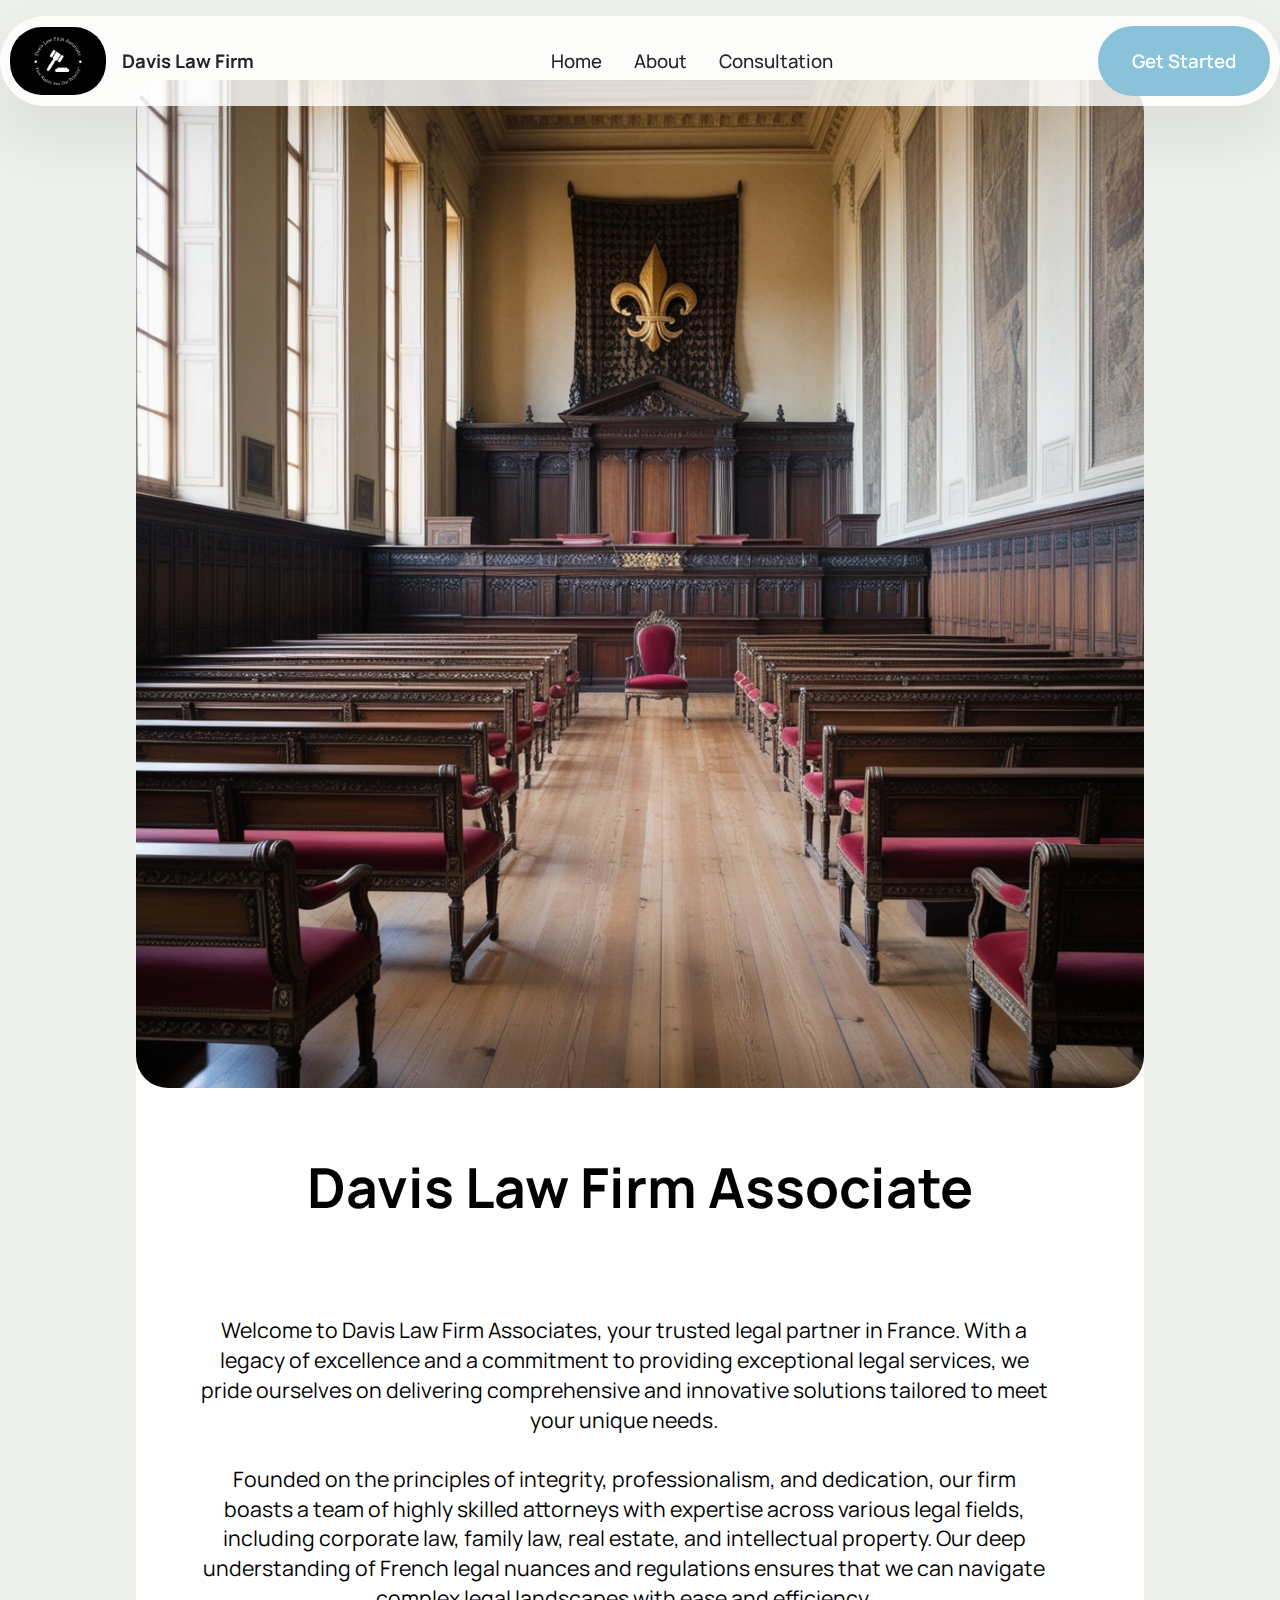
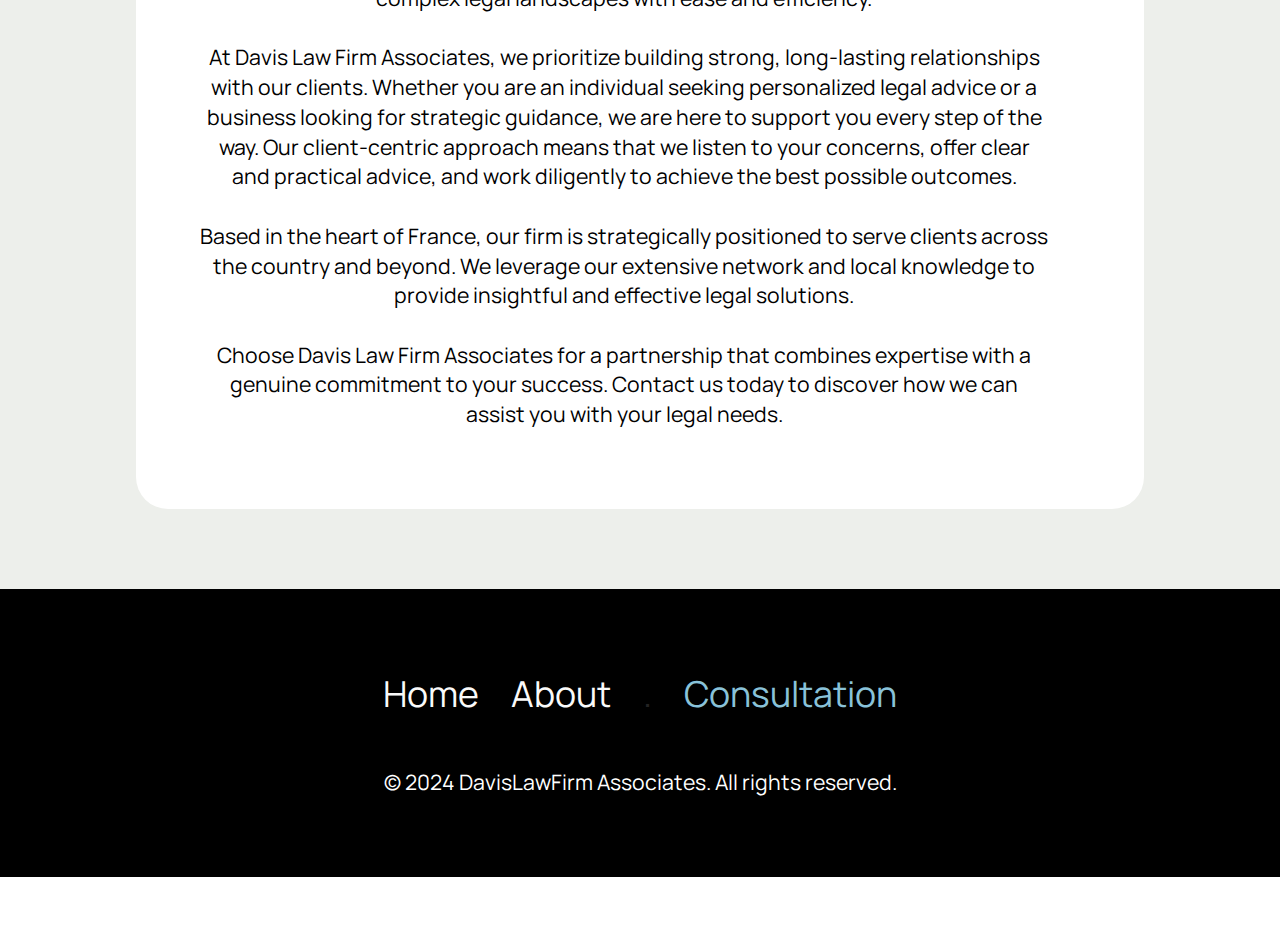
<file: page1.html>
<!DOCTYPE html>
<html  >
<head>
  <!-- Site made with Mobirise Website Builder v5.9.18, https://mobirise.com -->
  <meta charset="UTF-8">
  <meta http-equiv="X-UA-Compatible" content="IE=edge">
  <meta name="generator" content="Mobirise v5.9.18, mobirise.com">
  <meta name="viewport" content="width=device-width, initial-scale=1, minimum-scale=1">
  <link rel="shortcut icon" href="assets/images/logo.png" type="image/x-icon">
  <meta name="description" content="">
  
  
  <title>About</title>
  <link rel="stylesheet" href="assets/web/assets/mobirise-icons2/mobirise2.css">
  <link rel="stylesheet" href="assets/bootstrap/css/bootstrap.min.css">
  <link rel="stylesheet" href="assets/bootstrap/css/bootstrap-grid.min.css">
  <link rel="stylesheet" href="assets/bootstrap/css/bootstrap-reboot.min.css">
  <link rel="stylesheet" href="assets/dropdown/css/style.css">
  <link rel="stylesheet" href="assets/socicon/css/styles.css">
  <link rel="stylesheet" href="assets/theme/css/style.css">
  <link rel="preload" href="https://fonts.googleapis.com/css2?family=Manrope:wght@400;700&display=swap&display=swap" as="style" onload="this.onload=null;this.rel='stylesheet'">
  <noscript><link rel="stylesheet" href="https://fonts.googleapis.com/css2?family=Manrope:wght@400;700&display=swap&display=swap"></noscript>
  <link rel="preload" as="style" href="assets/mobirise/css/mbr-additional.css?v=sldyLQ"><link rel="stylesheet" href="assets/mobirise/css/mbr-additional.css?v=sldyLQ" type="text/css">

  
  
  
</head>
<body>
  
  <section data-bs-version="5.1" class="menu menu2 cid-ulygEjbNd1" once="menu" id="menu02-0">
	

	<nav class="navbar navbar-dropdown navbar-fixed-top navbar-expand-lg">
		<div class="container">
			<div class="navbar-brand">
				<span class="navbar-logo">
					<a href="index.html">
						<img src="assets/images/logo.png" alt="Mobirise Website Builder" style="height: 4.3rem;">
					</a>
				</span>
				<span class="navbar-caption-wrap"><a class="navbar-caption text-black display-4" href="https://mobiri.se">Davis Law Firm</a></span>
			</div>
			<button class="navbar-toggler" type="button" data-toggle="collapse" data-bs-toggle="collapse" data-target="#navbarSupportedContent" data-bs-target="#navbarSupportedContent" aria-controls="navbarNavAltMarkup" aria-expanded="false" aria-label="Toggle navigation">
				<div class="hamburger">
					<span></span>
					<span></span>
					<span></span>
					<span></span>
				</div>
			</button>
			<div class="collapse navbar-collapse" id="navbarSupportedContent">
				<ul class="navbar-nav nav-dropdown" data-app-modern-menu="true"><li class="nav-item">
						<a class="nav-link link text-black text-primary display-4" href="index.html">Home</a>
					</li>
					<li class="nav-item">
						<a class="nav-link link text-black text-primary display-4" href="page1.html" aria-expanded="false">About</a>
					</li>
					<li class="nav-item">
						<a class="nav-link link text-black text-primary display-4" href="index.html#pricing-cards-1-ulygEjmzg2">Consultation</a>
					</li></ul>
				
				<div class="navbar-buttons mbr-section-btn">
					<a class="btn btn-primary display-4" href="https://mobiri.se">Get Started</a>
				</div>
			</div>
		</div>
	</nav>
</section>

<section data-bs-version="5.1" class="article8 cid-ulyECI7Q2B" id="article08-7">
  

  
  
  <div class="container">
    <div class="row justify-content-center">
      <div class="card col-md-12 col-lg-10">
        <div class="card-wrapper">
          <div class="image-wrapper d-flex justify-content-center mb-4">
            <img src="assets/images/i.jpg" alt="Mobirise Website Builder">
          </div>
          <div class="card-content-text">
            <h3 class="card-title mbr-fonts-style mbr-white mt-3 mb-4 display-2"><strong>Davis Law Firm Associate</strong></h3>
          <div class="row card-box align-left">
            <div class="item features-without-image col-12">
              <div class="item-wrapper">
                
                <p class="mbr-text mbr-fonts-style display-7"><br>
<br>Welcome to Davis Law Firm Associates, your trusted legal partner in France. With a legacy of excellence and a commitment to providing exceptional legal services, we pride ourselves on delivering comprehensive and innovative solutions tailored to meet your unique needs.
<br>
<br>Founded on the principles of integrity, professionalism, and dedication, our firm boasts a team of highly skilled attorneys with expertise across various legal fields, including corporate law, family law, real estate, and intellectual property. Our deep understanding of French legal nuances and regulations ensures that we can navigate complex legal landscapes with ease and efficiency.
<br>
<br>At Davis Law Firm Associates, we prioritize building strong, long-lasting relationships with our clients. Whether you are an individual seeking personalized legal advice or a business looking for strategic guidance, we are here to support you every step of the way. Our client-centric approach means that we listen to your concerns, offer clear and practical advice, and work diligently to achieve the best possible outcomes.
<br>
<br>Based in the heart of France, our firm is strategically positioned to serve clients across the country and beyond. We leverage our extensive network and local knowledge to provide insightful and effective legal solutions.
<br>
<br>Choose Davis Law Firm Associates for a partnership that combines expertise with a genuine commitment to your success. Contact us today to discover how we can assist you with your legal needs.</p>
              </div>
            </div>
            
            

            
          </div>
          </div>
        </div>
      </div>
    </div>
  </div>
</section>

<section data-bs-version="5.1" class="footer3 cid-ulygEjpFjh" once="footers" id="footer03-2">

        

    

    <div class="container">
        <div class="row">
            <div class="row-links">
                <ul class="header-menu">
                  
                  
                  
                  
                <li class="header-menu-item mbr-fonts-style display-5">
                    <a href="index.html" class="text-white text-primary">Home</a>
                  </li><li class="header-menu-item mbr-fonts-style display-5">
                    <a href="page1.html" class="text-white text-primary">About</a>
                  </li><li class="header-menu-item mbr-fonts-style display-5">.</li><li class="header-menu-item mbr-fonts-style display-5">
                    <a href="index.html#pricing-cards-1-ulygEjmzg2"text-white text-primary">Consultation</a></li></ul>
              </div>

            
            <div class="col-12 mt-4">
                <p class="mbr-fonts-style copyright display-7">© 2024 DavisLawFirm Associates. All rights reserved.</p>
            </div>
        </div>
    </div>
</section><section class="display-7" style="padding: 0;align-items: center;justify-content: center;flex-wrap: wrap;    align-content: center;display: flex;position: relative;height: 4rem;"><a href="" style="flex: 1 1;height: 4rem;position: absolute;width: 100%;z-index: 1;"><img alt="" style="height: 4rem;" src="[data-uri]"></a><p style="margin: 0;text-align: center;" class="display-7">&#8204;</p><a style="z-index:1" href=""></a></section><script src="assets/bootstrap/js/bootstrap.bundle.min.js"></script>  <script src="assets/smoothscroll/smooth-scroll.js"></script>  <script src="assets/ytplayer/index.js"></script>  <script src="assets/dropdown/js/navbar-dropdown.js"></script>  <script src="assets/theme/js/script.js"></script>  
  
  
</body>
</html>
</file>
<file: assets/web/assets/mobirise-icons2/mobirise2.css>
@font-face {
  font-family: 'Moririse2';
  font-display: swap;
  src:  url('mobirise2.eot?f2bix4');
  src:  url('mobirise2.eot?f2bix4#iefix') format('embedded-opentype'),
    url('mobirise2.ttf?f2bix4') format('truetype'),
    url('mobirise2.woff?f2bix4') format('woff'),
    url('mobirise2.svg?f2bix4#mobirise2') format('svg');
  font-weight: normal;
  font-style: normal;
}

[class^="mobi-"], [class*=" mobi-"] {
  /* use !important to prevent issues with browser extensions that change fonts */
  font-family: 'Moririse2' !important;
  speak: none;
  font-style: normal;
  font-weight: normal;
  font-variant: normal;
  text-transform: none;
  line-height: 1;

  /* Better Font Rendering =========== */
  -webkit-font-smoothing: antialiased;
  -moz-osx-font-smoothing: grayscale;
}

.mobi-mbri-add-submenu:before {
  content: "\e900";
}
.mobi-mbri-alert:before {
  content: "\e901";
}
.mobi-mbri-align-center:before {
  content: "\e902";
}
.mobi-mbri-align-justify:before {
  content: "\e903";
}
.mobi-mbri-align-left:before {
  content: "\e904";
}
.mobi-mbri-align-right:before {
  content: "\e905";
}
.mobi-mbri-android:before {
  content: "\e906";
}
.mobi-mbri-apple:before {
  content: "\e907";
}
.mobi-mbri-arrow-down:before {
  content: "\e908";
}
.mobi-mbri-arrow-next:before {
  content: "\e909";
}
.mobi-mbri-arrow-prev:before {
  content: "\e90a";
}
.mobi-mbri-arrow-up:before {
  content: "\e90b";
}
.mobi-mbri-bold:before {
  content: "\e90c";
}
.mobi-mbri-bookmark:before {
  content: "\e90d";
}
.mobi-mbri-bootstrap:before {
  content: "\e90e";
}
.mobi-mbri-briefcase:before {
  content: "\e90f";
}
.mobi-mbri-browse:before {
  content: "\e910";
}
.mobi-mbri-bulleted-list:before {
  content: "\e911";
}
.mobi-mbri-calendar:before {
  content: "\e912";
}
.mobi-mbri-camera:before {
  content: "\e913";
}
.mobi-mbri-cart-add:before {
  content: "\e914";
}
.mobi-mbri-cart-full:before {
  content: "\e915";
}
.mobi-mbri-cash:before {
  content: "\e916";
}
.mobi-mbri-change-style:before {
  content: "\e917";
}
.mobi-mbri-chat:before {
  content: "\e918";
}
.mobi-mbri-clock:before {
  content: "\e919";
}
.mobi-mbri-close:before {
  content: "\e91a";
}
.mobi-mbri-cloud:before {
  content: "\e91b";
}
.mobi-mbri-code:before {
  content: "\e91c";
}
.mobi-mbri-contact-form:before {
  content: "\e91d";
}
.mobi-mbri-credit-card:before {
  content: "\e91e";
}
.mobi-mbri-cursor-click:before {
  content: "\e91f";
}
.mobi-mbri-cust-feedback:before {
  content: "\e920";
}
.mobi-mbri-database:before {
  content: "\e921";
}
.mobi-mbri-delivery:before {
  content: "\e922";
}
.mobi-mbri-desktop:before {
  content: "\e923";
}
.mobi-mbri-devices:before {
  content: "\e924";
}
.mobi-mbri-down:before {
  content: "\e925";
}
.mobi-mbri-download-2:before {
  content: "\e926";
}
.mobi-mbri-download:before {
  content: "\e927";
}
.mobi-mbri-drag-n-drop-2:before {
  content: "\e928";
}
.mobi-mbri-drag-n-drop:before {
  content: "\e929";
}
.mobi-mbri-edit-2:before {
  content: "\e92a";
}
.mobi-mbri-edit:before {
  content: "\e92b";
}
.mobi-mbri-error:before {
  content: "\e92c";
}
.mobi-mbri-extension:before {
  content: "\e92d";
}
.mobi-mbri-features:before {
  content: "\e92e";
}
.mobi-mbri-file:before {
  content: "\e92f";
}
.mobi-mbri-flag:before {
  content: "\e930";
}
.mobi-mbri-folder:before {
  content: "\e931";
}
.mobi-mbri-gift:before {
  content: "\e932";
}
.mobi-mbri-github:before {
  content: "\e933";
}
.mobi-mbri-globe-2:before {
  content: "\e934";
}
.mobi-mbri-globe:before {
  content: "\e935";
}
.mobi-mbri-growing-chart:before {
  content: "\e936";
}
.mobi-mbri-hearth:before {
  content: "\e937";
}
.mobi-mbri-help:before {
  content: "\e938";
}
.mobi-mbri-home:before {
  content: "\e939";
}
.mobi-mbri-hot-cup:before {
  content: "\e93a";
}
.mobi-mbri-idea:before {
  content: "\e93b";
}
.mobi-mbri-image-gallery:before {
  content: "\e93c";
}
.mobi-mbri-image-slider:before {
  content: "\e93d";
}
.mobi-mbri-info:before {
  content: "\e93e";
}
.mobi-mbri-italic:before {
  content: "\e93f";
}
.mobi-mbri-key:before {
  content: "\e940";
}
.mobi-mbri-laptop:before {
  content: "\e941";
}
.mobi-mbri-layers:before {
  content: "\e942";
}
.mobi-mbri-left-right:before {
  content: "\e943";
}
.mobi-mbri-left:before {
  content: "\e944";
}
.mobi-mbri-letter:before {
  content: "\e945";
}
.mobi-mbri-like:before {
  content: "\e946";
}
.mobi-mbri-link:before {
  content: "\e947";
}
.mobi-mbri-lock:before {
  content: "\e948";
}
.mobi-mbri-login:before {
  content: "\e949";
}
.mobi-mbri-logout:before {
  content: "\e94a";
}
.mobi-mbri-magic-stick:before {
  content: "\e94b";
}
.mobi-mbri-map-pin:before {
  content: "\e94c";
}
.mobi-mbri-menu:before {
  content: "\e94d";
}
.mobi-mbri-mobile-2:before {
  content: "\e94e";
}
.mobi-mbri-mobile-horizontal:before {
  content: "\e94f";
}
.mobi-mbri-mobile:before {
  content: "\e950";
}
.mobi-mbri-mobirise:before {
  content: "\e951";
}
.mobi-mbri-more-horizontal:before {
  content: "\e952";
}
.mobi-mbri-more-vertical:before {
  content: "\e953";
}
.mobi-mbri-music:before {
  content: "\e954";
}
.mobi-mbri-new-file:before {
  content: "\e955";
}
.mobi-mbri-numbered-list:before {
  content: "\e956";
}
.mobi-mbri-opened-folder:before {
  content: "\e957";
}
.mobi-mbri-pages:before {
  content: "\e958";
}
.mobi-mbri-paper-plane:before {
  content: "\e959";
}
.mobi-mbri-paperclip:before {
  content: "\e95a";
}
.mobi-mbri-phone:before {
  content: "\e95b";
}
.mobi-mbri-photo:before {
  content: "\e95c";
}
.mobi-mbri-photos:before {
  content: "\e95d";
}
.mobi-mbri-pin:before {
  content: "\e95e";
}
.mobi-mbri-play:before {
  content: "\e95f";
}
.mobi-mbri-plus:before {
  content: "\e960";
}
.mobi-mbri-preview:before {
  content: "\e961";
}
.mobi-mbri-print:before {
  content: "\e962";
}
.mobi-mbri-protect:before {
  content: "\e963";
}
.mobi-mbri-question:before {
  content: "\e964";
}
.mobi-mbri-quote-left:before {
  content: "\e965";
}
.mobi-mbri-quote-right:before {
  content: "\e966";
}
.mobi-mbri-redo:before {
  content: "\e967";
}
.mobi-mbri-refresh:before {
  content: "\e968";
}
.mobi-mbri-responsive-2:before {
  content: "\e969";
}
.mobi-mbri-responsive:before {
  content: "\e96a";
}
.mobi-mbri-right:before {
  content: "\e96b";
}
.mobi-mbri-rocket:before {
  content: "\e96c";
}
.mobi-mbri-sad-face:before {
  content: "\e96d";
}
.mobi-mbri-sale:before {
  content: "\e96e";
}
.mobi-mbri-save:before {
  content: "\e96f";
}
.mobi-mbri-search:before {
  content: "\e970";
}
.mobi-mbri-setting-2:before {
  content: "\e971";
}
.mobi-mbri-setting-3:before {
  content: "\e972";
}
.mobi-mbri-setting:before {
  content: "\e973";
}
.mobi-mbri-share:before {
  content: "\e974";
}
.mobi-mbri-shopping-bag:before {
  content: "\e975";
}
.mobi-mbri-shopping-basket:before {
  content: "\e976";
}
.mobi-mbri-shopping-cart:before {
  content: "\e977";
}
.mobi-mbri-sites:before {
  content: "\e978";
}
.mobi-mbri-smile-face:before {
  content: "\e979";
}
.mobi-mbri-speed:before {
  content: "\e97a";
}
.mobi-mbri-star:before {
  content: "\e97b";
}
.mobi-mbri-success:before {
  content: "\e97c";
}
.mobi-mbri-sun:before {
  content: "\e97d";
}
.mobi-mbri-sun2:before {
  content: "\e97e";
}
.mobi-mbri-tablet-vertical:before {
  content: "\e97f";
}
.mobi-mbri-tablet:before {
  content: "\e980";
}
.mobi-mbri-target:before {
  content: "\e981";
}
.mobi-mbri-timer:before {
  content: "\e982";
}
.mobi-mbri-to-ftp:before {
  content: "\e983";
}
.mobi-mbri-to-local-drive:before {
  content: "\e984";
}
.mobi-mbri-touch-swipe:before {
  content: "\e985";
}
.mobi-mbri-touch:before {
  content: "\e986";
}
.mobi-mbri-trash:before {
  content: "\e987";
}
.mobi-mbri-underline:before {
  content: "\e988";
}
.mobi-mbri-undo:before {
  content: "\e989";
}
.mobi-mbri-unlink:before {
  content: "\e98a";
}
.mobi-mbri-unlock:before {
  content: "\e98b";
}
.mobi-mbri-up-down:before {
  content: "\e98c";
}
.mobi-mbri-up:before {
  content: "\e98d";
}
.mobi-mbri-update:before {
  content: "\e98e";
}
.mobi-mbri-upload-2:before {
  content: "\e98f";
}
.mobi-mbri-upload:before {
  content: "\e990";
}
.mobi-mbri-user-2:before {
  content: "\e991";
}
.mobi-mbri-user:before {
  content: "\e992";
}
.mobi-mbri-users:before {
  content: "\e993";
}
.mobi-mbri-video-play:before {
  content: "\e994";
}
.mobi-mbri-video:before {
  content: "\e995";
}
.mobi-mbri-watch:before {
  content: "\e996";
}
.mobi-mbri-website-theme-2:before {
  content: "\e997";
}
.mobi-mbri-website-theme:before {
  content: "\e998";
}
.mobi-mbri-wifi:before {
  content: "\e999";
}
.mobi-mbri-windows:before {
  content: "\e99a";
}
.mobi-mbri-zoom-in:before {
  content: "\e99b";
}
.mobi-mbri-zoom-out:before {
  content: "\e99c";
}
</file>
<file: assets/dropdown/css/style.css>
.navbar-dropdown {
  left: 0;
  padding: 0;
  position: absolute;
  right: 0;
  top: 0;
  transition: all 0.45s ease;
  z-index: 1030;
  background: #282828; }
  .navbar-dropdown .navbar-logo {
    margin-right: 0.8rem;
    transition: margin 0.3s ease-in-out;
    vertical-align: middle; }
    .navbar-dropdown .navbar-logo img {
      height: 3.125rem;
      transition: all 0.3s ease-in-out; }
    .navbar-dropdown .navbar-logo.mbr-iconfont {
      font-size: 3.125rem;
      line-height: 3.125rem; }
  .navbar-dropdown .navbar-caption {
    font-weight: 700;
    white-space: normal;
    vertical-align: -4px;
    line-height: 3.125rem !important; }
    .navbar-dropdown .navbar-caption, .navbar-dropdown .navbar-caption:hover {
      color: inherit;
      text-decoration: none; }
  .navbar-dropdown .mbr-iconfont + .navbar-caption {
    vertical-align: -1px; }
  .navbar-dropdown.navbar-fixed-top {
    position: fixed; }
  .navbar-dropdown .navbar-brand span {
    vertical-align: -4px; }
  .navbar-dropdown.bg-color.transparent {
    background: none; }
  .navbar-dropdown.navbar-short .navbar-brand {
    padding: 0.625rem 0; }
    .navbar-dropdown.navbar-short .navbar-brand span {
      vertical-align: -1px; }
  .navbar-dropdown.navbar-short .navbar-caption {
    line-height: 2.375rem !important;
    vertical-align: -2px; }
  .navbar-dropdown.navbar-short .navbar-logo {
    margin-right: 0.5rem; }
    .navbar-dropdown.navbar-short .navbar-logo img {
      height: 2.375rem; }
    .navbar-dropdown.navbar-short .navbar-logo.mbr-iconfont {
      font-size: 2.375rem;
      line-height: 2.375rem; }
  .navbar-dropdown.navbar-short .mbr-table-cell {
    height: 3.625rem; }
  .navbar-dropdown .navbar-close {
    left: 0.6875rem;
    position: fixed;
    top: 0.75rem;
    z-index: 1000; }
  .navbar-dropdown .hamburger-icon {
    content: "";
    display: inline-block;
    vertical-align: middle;
    width: 16px;
    -webkit-box-shadow: 0 -6px 0 1px #282828,0 0 0 1px #282828,0 6px 0 1px #282828;
    -moz-box-shadow: 0 -6px 0 1px #282828,0 0 0 1px #282828,0 6px 0 1px #282828;
    box-shadow: 0 -6px 0 1px #282828,0 0 0 1px #282828,0 6px 0 1px #282828; }

.dropdown-menu .dropdown-toggle[data-toggle="dropdown-submenu"]::after {
  border-bottom: 0.35em solid transparent;
  border-left: 0.35em solid;
  border-right: 0;
  border-top: 0.35em solid transparent;
  margin-left: 0.3rem; }

.dropdown-menu .dropdown-item:focus {
  outline: 0; }

.nav-dropdown {
  font-size: 0.75rem;
  font-weight: 500;
  height: auto !important; }
  .nav-dropdown .nav-btn {
    padding-left: 1rem; }
  .nav-dropdown .link {
    margin: .667em 1.667em;
    font-weight: 500;
    padding: 0;
    transition: color .2s ease-in-out; }
    .nav-dropdown .link.dropdown-toggle {
      margin-right: 2.583em; }
      .nav-dropdown .link.dropdown-toggle::after {
        margin-left: .25rem;
        border-top: 0.35em solid;
        border-right: 0.35em solid transparent;
        border-left: 0.35em solid transparent;
        border-bottom: 0; }
      .nav-dropdown .link.dropdown-toggle[aria-expanded="true"] {
        margin: 0;
        padding: 0.667em 3.263em  0.667em 1.667em; }
  .nav-dropdown .link::after,
  .nav-dropdown .dropdown-item::after {
    color: inherit; }
  .nav-dropdown .btn {
    font-size: 0.75rem;
    font-weight: 700;
    letter-spacing: 0;
    margin-bottom: 0;
    padding-left: 1.25rem;
    padding-right: 1.25rem; }
  .nav-dropdown .dropdown-menu {
    border-radius: 0;
    border: 0;
    left: 0;
    margin: 0;
    padding-bottom: 1.25rem;
    padding-top: 1.25rem;
    position: relative; }
  .nav-dropdown .dropdown-submenu {
    margin-left: 0.125rem;
    top: 0; }
  .nav-dropdown .dropdown-item {
    font-weight: 500;
    line-height: 2;
    padding: 0.3846em 4.615em 0.3846em 1.5385em;
    position: relative;
    transition: color .2s ease-in-out, background-color .2s ease-in-out; }
    .nav-dropdown .dropdown-item::after {
      margin-top: -0.3077em;
      position: absolute;
      right: 1.1538em;
      top: 50%; }
    .nav-dropdown .dropdown-item:focus, .nav-dropdown .dropdown-item:hover {
      background: none; }

@media (max-width: 767px) {
  .nav-dropdown.navbar-toggleable-sm {
    bottom: 0;
    display: none;
    left: 0;
    overflow-x: hidden;
    position: fixed;
    top: 0;
    transform: translateX(-100%);
    -ms-transform: translateX(-100%);
    -webkit-transform: translateX(-100%);
    width: 18.75rem;
    z-index: 999; } }
.nav-dropdown.navbar-toggleable-xl {
  bottom: 0;
  display: none;
  left: 0;
  overflow-x: hidden;
  position: fixed;
  top: 0;
  transform: translateX(-100%);
  -ms-transform: translateX(-100%);
  -webkit-transform: translateX(-100%);
  width: 18.75rem;
  z-index: 999; }

.nav-dropdown-sm {
  display: block !important;
  overflow-x: hidden;
  overflow: auto;
  padding-top: 3.875rem; }
  .nav-dropdown-sm::after {
    content: "";
    display: block;
    height: 3rem;
    width: 100%; }
  .nav-dropdown-sm.collapse.in ~ .navbar-close {
    display: block !important; }
  .nav-dropdown-sm.collapsing, .nav-dropdown-sm.collapse.in {
    transform: translateX(0);
    -ms-transform: translateX(0);
    -webkit-transform: translateX(0);
    transition: all 0.25s ease-out;
    -webkit-transition: all 0.25s ease-out;
    background: #282828; }
  .nav-dropdown-sm.collapsing[aria-expanded="false"] {
    transform: translateX(-100%);
    -ms-transform: translateX(-100%);
    -webkit-transform: translateX(-100%); }
  .nav-dropdown-sm .nav-item {
    display: block;
    margin-left: 0 !important;
    padding-left: 0; }
  .nav-dropdown-sm .link,
  .nav-dropdown-sm .dropdown-item {
    border-top: 1px dotted rgba(255, 255, 255, 0.1);
    font-size: 0.8125rem;
    line-height: 1.6;
    margin: 0 !important;
    padding: 0.875rem 2.4rem 0.875rem 1.5625rem !important;
    position: relative;
    white-space: normal; }
    .nav-dropdown-sm .link:focus, .nav-dropdown-sm .link:hover,
    .nav-dropdown-sm .dropdown-item:focus,
    .nav-dropdown-sm .dropdown-item:hover {
      background: rgba(0, 0, 0, 0.2) !important;
      color: #c0a375; }
  .nav-dropdown-sm .nav-btn {
    position: relative;
    padding: 1.5625rem 1.5625rem 0 1.5625rem; }
    .nav-dropdown-sm .nav-btn::before {
      border-top: 1px dotted rgba(255, 255, 255, 0.1);
      content: "";
      left: 0;
      position: absolute;
      top: 0;
      width: 100%; }
    .nav-dropdown-sm .nav-btn + .nav-btn {
      padding-top: 0.625rem; }
      .nav-dropdown-sm .nav-btn + .nav-btn::before {
        display: none; }
  .nav-dropdown-sm .btn {
    padding: 0.625rem 0; }
  .nav-dropdown-sm .dropdown-toggle[data-toggle="dropdown-submenu"]::after {
    margin-left: .25rem;
    border-top: 0.35em solid;
    border-right: 0.35em solid transparent;
    border-left: 0.35em solid transparent;
    border-bottom: 0; }
  .nav-dropdown-sm .dropdown-toggle[data-toggle="dropdown-submenu"][aria-expanded="true"]::after {
    border-top: 0;
    border-right: 0.35em solid transparent;
    border-left: 0.35em solid transparent;
    border-bottom: 0.35em solid; }
  .nav-dropdown-sm .dropdown-menu {
    margin: 0;
    padding: 0;
    position: relative;
    top: 0;
    left: 0;
    width: 100%;
    border: 0;
    float: none;
    border-radius: 0;
    background: none; }
  .nav-dropdown-sm .dropdown-submenu {
    left: 100%;
    margin-left: 0.125rem;
    margin-top: -1.25rem;
    top: 0; }

.navbar-toggleable-sm .nav-dropdown .dropdown-menu {
  position: absolute; }

.navbar-toggleable-sm .nav-dropdown .dropdown-submenu {
  left: 100%;
  margin-left: 0.125rem;
  margin-top: -1.25rem;
  top: 0; }

.navbar-toggleable-sm.opened .nav-dropdown .dropdown-menu {
  position: relative; }

.navbar-toggleable-sm.opened .nav-dropdown .dropdown-submenu {
  left: 0;
  margin-left: 00rem;
  margin-top: 0rem;
  top: 0; }

.is-builder .nav-dropdown.collapsing {
  transition: none !important; }
</file>
<file: assets/socicon/css/styles.css>
@charset "UTF-8";

@font-face {
  font-family: 'Socicon';
  src:  url('../fonts/socicon.eot');
  src:  url('../fonts/socicon.eot?#iefix') format('embedded-opentype'),
    url('../fonts/socicon.woff2') format('woff2'),
    url('../fonts/socicon.ttf') format('truetype'),
    url('../fonts/socicon.woff') format('woff'),
    url('../fonts/socicon.svg#socicon') format('svg');
  font-weight: normal;
  font-style: normal;
  font-display: swap;
}

[data-icon]:before {
  font-family: "socicon" !important;
  content: attr(data-icon);
  font-style: normal !important;
  font-weight: normal !important;
  font-variant: normal !important;
  text-transform: none !important;
  speak: none;
  line-height: 1;
  -webkit-font-smoothing: antialiased;
  -moz-osx-font-smoothing: grayscale;
}

[class^="socicon-"], [class*=" socicon-"] {
  /* use !important to prevent issues with browser extensions that change fonts */
  font-family: 'Socicon' !important;
  speak: none;
  font-style: normal;
  font-weight: normal;
  font-variant: normal;
  text-transform: none;
  line-height: 1;

  /* Better Font Rendering =========== */
  -webkit-font-smoothing: antialiased;
  -moz-osx-font-smoothing: grayscale;
}

.socicon-500px:before {
  content: "\e000";
}
.socicon-8tracks:before {
  content: "\e001";
}
.socicon-airbnb:before {
  content: "\e002";
}
.socicon-alliance:before {
  content: "\e003";
}
.socicon-amazon:before {
  content: "\e004";
}
.socicon-amplement:before {
  content: "\e005";
}
.socicon-android:before {
  content: "\e006";
}
.socicon-angellist:before {
  content: "\e007";
}
.socicon-apple:before {
  content: "\e008";
}
.socicon-appnet:before {
  content: "\e009";
}
.socicon-baidu:before {
  content: "\e00a";
}
.socicon-bandcamp:before {
  content: "\e00b";
}
.socicon-battlenet:before {
  content: "\e00c";
}
.socicon-mixer:before {
  content: "\e00d";
}
.socicon-bebee:before {
  content: "\e00e";
}
.socicon-bebo:before {
  content: "\e00f";
}
.socicon-behance:before {
  content: "\e010";
}
.socicon-blizzard:before {
  content: "\e011";
}
.socicon-blogger:before {
  content: "\e012";
}
.socicon-buffer:before {
  content: "\e013";
}
.socicon-chrome:before {
  content: "\e014";
}
.socicon-coderwall:before {
  content: "\e015";
}
.socicon-curse:before {
  content: "\e016";
}
.socicon-dailymotion:before {
  content: "\e017";
}
.socicon-deezer:before {
  content: "\e018";
}
.socicon-delicious:before {
  content: "\e019";
}
.socicon-deviantart:before {
  content: "\e01a";
}
.socicon-diablo:before {
  content: "\e01b";
}
.socicon-digg:before {
  content: "\e01c";
}
.socicon-discord:before {
  content: "\e01d";
}
.socicon-disqus:before {
  content: "\e01e";
}
.socicon-douban:before {
  content: "\e01f";
}
.socicon-draugiem:before {
  content: "\e020";
}
.socicon-dribbble:before {
  content: "\e021";
}
.socicon-drupal:before {
  content: "\e022";
}
.socicon-ebay:before {
  content: "\e023";
}
.socicon-ello:before {
  content: "\e024";
}
.socicon-endomodo:before {
  content: "\e025";
}
.socicon-envato:before {
  content: "\e026";
}
.socicon-etsy:before {
  content: "\e027";
}
.socicon-facebook:before {
  content: "\e028";
}
.socicon-feedburner:before {
  content: "\e029";
}
.socicon-filmweb:before {
  content: "\e02a";
}
.socicon-firefox:before {
  content: "\e02b";
}
.socicon-flattr:before {
  content: "\e02c";
}
.socicon-flickr:before {
  content: "\e02d";
}
.socicon-formulr:before {
  content: "\e02e";
}
.socicon-forrst:before {
  content: "\e02f";
}
.socicon-foursquare:before {
  content: "\e030";
}
.socicon-friendfeed:before {
  content: "\e031";
}
.socicon-github:before {
  content: "\e032";
}
.socicon-goodreads:before {
  content: "\e033";
}
.socicon-google:before {
  content: "\e034";
}
.socicon-googlescholar:before {
  content: "\e035";
}
.socicon-googlegroups:before {
  content: "\e036";
}
.socicon-googlephotos:before {
  content: "\e037";
}
.socicon-googleplus:before {
  content: "\e038";
}
.socicon-grooveshark:before {
  content: "\e039";
}
.socicon-hackerrank:before {
  content: "\e03a";
}
.socicon-hearthstone:before {
  content: "\e03b";
}
.socicon-hellocoton:before {
  content: "\e03c";
}
.socicon-heroes:before {
  content: "\e03d";
}
.socicon-smashcast:before {
  content: "\e03e";
}
.socicon-horde:before {
  content: "\e03f";
}
.socicon-houzz:before {
  content: "\e040";
}
.socicon-icq:before {
  content: "\e041";
}
.socicon-identica:before {
  content: "\e042";
}
.socicon-imdb:before {
  content: "\e043";
}
.socicon-instagram:before {
  content: "\e044";
}
.socicon-issuu:before {
  content: "\e045";
}
.socicon-istock:before {
  content: "\e046";
}
.socicon-itunes:before {
  content: "\e047";
}
.socicon-keybase:before {
  content: "\e048";
}
.socicon-lanyrd:before {
  content: "\e049";
}
.socicon-lastfm:before {
  content: "\e04a";
}
.socicon-line:before {
  content: "\e04b";
}
.socicon-linkedin:before {
  content: "\e04c";
}
.socicon-livejournal:before {
  content: "\e04d";
}
.socicon-lyft:before {
  content: "\e04e";
}
.socicon-macos:before {
  content: "\e04f";
}
.socicon-mail:before {
  content: "\e050";
}
.socicon-medium:before {
  content: "\e051";
}
.socicon-meetup:before {
  content: "\e052";
}
.socicon-mixcloud:before {
  content: "\e053";
}
.socicon-modelmayhem:before {
  content: "\e054";
}
.socicon-mumble:before {
  content: "\e055";
}
.socicon-myspace:before {
  content: "\e056";
}
.socicon-newsvine:before {
  content: "\e057";
}
.socicon-nintendo:before {
  content: "\e058";
}
.socicon-npm:before {
  content: "\e059";
}
.socicon-odnoklassniki:before {
  content: "\e05a";
}
.socicon-openid:before {
  content: "\e05b";
}
.socicon-opera:before {
  content: "\e05c";
}
.socicon-outlook:before {
  content: "\e05d";
}
.socicon-overwatch:before {
  content: "\e05e";
}
.socicon-patreon:before {
  content: "\e05f";
}
.socicon-paypal:before {
  content: "\e060";
}
.socicon-periscope:before {
  content: "\e061";
}
.socicon-persona:before {
  content: "\e062";
}
.socicon-pinterest:before {
  content: "\e063";
}
.socicon-play:before {
  content: "\e064";
}
.socicon-player:before {
  content: "\e065";
}
.socicon-playstation:before {
  content: "\e066";
}
.socicon-pocket:before {
  content: "\e067";
}
.socicon-qq:before {
  content: "\e068";
}
.socicon-quora:before {
  content: "\e069";
}
.socicon-raidcall:before {
  content: "\e06a";
}
.socicon-ravelry:before {
  content: "\e06b";
}
.socicon-reddit:before {
  content: "\e06c";
}
.socicon-renren:before {
  content: "\e06d";
}
.socicon-researchgate:before {
  content: "\e06e";
}
.socicon-residentadvisor:before {
  content: "\e06f";
}
.socicon-reverbnation:before {
  content: "\e070";
}
.socicon-rss:before {
  content: "\e071";
}
.socicon-sharethis:before {
  content: "\e072";
}
.socicon-skype:before {
  content: "\e073";
}
.socicon-slideshare:before {
  content: "\e074";
}
.socicon-smugmug:before {
  content: "\e075";
}
.socicon-snapchat:before {
  content: "\e076";
}
.socicon-songkick:before {
  content: "\e077";
}
.socicon-soundcloud:before {
  content: "\e078";
}
.socicon-spotify:before {
  content: "\e079";
}
.socicon-stackexchange:before {
  content: "\e07a";
}
.socicon-stackoverflow:before {
  content: "\e07b";
}
.socicon-starcraft:before {
  content: "\e07c";
}
.socicon-stayfriends:before {
  content: "\e07d";
}
.socicon-steam:before {
  content: "\e07e";
}
.socicon-storehouse:before {
  content: "\e07f";
}
.socicon-strava:before {
  content: "\e080";
}
.socicon-streamjar:before {
  content: "\e081";
}
.socicon-stumbleupon:before {
  content: "\e082";
}
.socicon-swarm:before {
  content: "\e083";
}
.socicon-teamspeak:before {
  content: "\e084";
}
.socicon-teamviewer:before {
  content: "\e085";
}
.socicon-technorati:before {
  content: "\e086";
}
.socicon-telegram:before {
  content: "\e087";
}
.socicon-tripadvisor:before {
  content: "\e088";
}
.socicon-tripit:before {
  content: "\e089";
}
.socicon-triplej:before {
  content: "\e08a";
}
.socicon-tumblr:before {
  content: "\e08b";
}
.socicon-twitch:before {
  content: "\e08c";
}
.socicon-twitter:before {
  content: "\e08d";
}
.socicon-uber:before {
  content: "\e08e";
}
.socicon-ventrilo:before {
  content: "\e08f";
}
.socicon-viadeo:before {
  content: "\e090";
}
.socicon-viber:before {
  content: "\e091";
}
.socicon-viewbug:before {
  content: "\e092";
}
.socicon-vimeo:before {
  content: "\e093";
}
.socicon-vine:before {
  content: "\e094";
}
.socicon-vkontakte:before {
  content: "\e095";
}
.socicon-warcraft:before {
  content: "\e096";
}
.socicon-wechat:before {
  content: "\e097";
}
.socicon-weibo:before {
  content: "\e098";
}
.socicon-whatsapp:before {
  content: "\e099";
}
.socicon-wikipedia:before {
  content: "\e09a";
}
.socicon-windows:before {
  content: "\e09b";
}
.socicon-wordpress:before {
  content: "\e09c";
}
.socicon-wykop:before {
  content: "\e09d";
}
.socicon-xbox:before {
  content: "\e09e";
}
.socicon-xing:before {
  content: "\e09f";
}
.socicon-yahoo:before {
  content: "\e0a0";
}
.socicon-yammer:before {
  content: "\e0a1";
}
.socicon-yandex:before {
  content: "\e0a2";
}
.socicon-yelp:before {
  content: "\e0a3";
}
.socicon-younow:before {
  content: "\e0a4";
}
.socicon-youtube:before {
  content: "\e0a5";
}
.socicon-zapier:before {
  content: "\e0a6";
}
.socicon-zerply:before {
  content: "\e0a7";
}
.socicon-zomato:before {
  content: "\e0a8";
}
.socicon-zynga:before {
  content: "\e0a9";
}
.socicon-spreadshirt:before {
  content: "\e901";
}
.socicon-gamejolt:before {
  content: "\e902";
}
.socicon-trello:before {
  content: "\e903";
}
.socicon-tunein:before {
  content: "\e904";
}
.socicon-bloglovin:before {
  content: "\e905";
}
.socicon-gamewisp:before {
  content: "\e906";
}
.socicon-messenger:before {
  content: "\e907";
}
.socicon-pandora:before {
  content: "\e908";
}
.socicon-augment:before {
  content: "\e909";
}
.socicon-bitbucket:before {
  content: "\e90a";
}
.socicon-fyuse:before {
  content: "\e90b";
}
.socicon-yt-gaming:before {
  content: "\e90c";
}
.socicon-sketchfab:before {
  content: "\e90d";
}
.socicon-mobcrush:before {
  content: "\e90e";
}
.socicon-microsoft:before {
  content: "\e90f";
}
.socicon-realtor:before {
  content: "\e910";
}
.socicon-tidal:before {
  content: "\e911";
}
.socicon-qobuz:before {
  content: "\e912";
}
.socicon-natgeo:before {
  content: "\e913";
}
.socicon-mastodon:before {
  content: "\e914";
}
.socicon-unsplash:before {
  content: "\e915";
}
.socicon-homeadvisor:before {
  content: "\e916";
}
.socicon-angieslist:before {
  content: "\e917";
}
.socicon-codepen:before {
  content: "\e918";
}
.socicon-slack:before {
  content: "\e919";
}
.socicon-openaigym:before {
  content: "\e91a";
}
.socicon-logmein:before {
  content: "\e91b";
}
.socicon-fiverr:before {
  content: "\e91c";
}
.socicon-gotomeeting:before {
  content: "\e91d";
}
.socicon-aliexpress:before {
  content: "\e91e";
}
.socicon-guru:before {
  content: "\e91f";
}
.socicon-appstore:before {
  content: "\e920";
}
.socicon-homes:before {
  content: "\e921";
}
.socicon-zoom:before {
  content: "\e922";
}
.socicon-alibaba:before {
  content: "\e923";
}
.socicon-craigslist:before {
  content: "\e924";
}
.socicon-wix:before {
  content: "\e925";
}
.socicon-redfin:before {
  content: "\e926";
}
.socicon-googlecalendar:before {
  content: "\e927";
}
.socicon-shopify:before {
  content: "\e928";
}
.socicon-freelancer:before {
  content: "\e929";
}
.socicon-seedrs:before {
  content: "\e92a";
}
.socicon-bing:before {
  content: "\e92b";
}
.socicon-doodle:before {
  content: "\e92c";
}
.socicon-bonanza:before {
  content: "\e92d";
}
.socicon-squarespace:before {
  content: "\e92e";
}
.socicon-toptal:before {
  content: "\e92f";
}
.socicon-gust:before {
  content: "\e930";
}
.socicon-ask:before {
  content: "\e931";
}
.socicon-trulia:before {
  content: "\e932";
}
.socicon-loomly:before {
  content: "\e933";
}
.socicon-ghost:before {
  content: "\e934";
}
.socicon-upwork:before {
  content: "\e935";
}
.socicon-fundable:before {
  content: "\e936";
}
.socicon-booking:before {
  content: "\e937";
}
.socicon-googlemaps:before {
  content: "\e938";
}
.socicon-zillow:before {
  content: "\e939";
}
.socicon-niconico:before {
  content: "\e93a";
}
.socicon-toneden:before {
  content: "\e93b";
}
.socicon-crunchbase:before {
  content: "\e93c";
}
.socicon-homefy:before {
  content: "\e93d";
}
.socicon-calendly:before {
  content: "\e93e";
}
.socicon-livemaster:before {
  content: "\e93f";
}
.socicon-udemy:before {
  content: "\e940";
}
.socicon-codered:before {
  content: "\e941";
}
.socicon-origin:before {
  content: "\e942";
}
.socicon-nextdoor:before {
  content: "\e943";
}
.socicon-portfolio:before {
  content: "\e944";
}
.socicon-instructables:before {
  content: "\e945";
}
.socicon-gitlab:before {
  content: "\e946";
}
.socicon-hackernews:before {
  content: "\e947";
}
.socicon-smashwords:before {
  content: "\e948";
}
.socicon-kobo:before {
  content: "\e949";
}
.socicon-bookbub:before {
  content: "\e94a";
}
.socicon-mailru:before {
  content: "\e94b";
}
.socicon-moddb:before {
  content: "\e94c";
}
.socicon-indiedb:before {
  content: "\e94d";
}
.socicon-traxsource:before {
  content: "\e94e";
}
.socicon-gamefor:before {
  content: "\e94f";
}
.socicon-pixiv:before {
  content: "\e950";
}
.socicon-myanimelist:before {
  content: "\e951";
}
.socicon-blackberry:before {
  content: "\e952";
}
.socicon-wickr:before {
  content: "\e953";
}
.socicon-spip:before {
  content: "\e954";
}
.socicon-napster:before {
  content: "\e955";
}
.socicon-beatport:before {
  content: "\e956";
}
.socicon-hackerone:before {
  content: "\e957";
}
.socicon-internet:before {
  content: "\e958";
}
.socicon-ubuntu:before {
  content: "\e959";
}
.socicon-artstation:before {
  content: "\e95a";
}
.socicon-invision:before {
  content: "\e95b";
}
.socicon-torial:before {
  content: "\e95c";
}
.socicon-collectorz:before {
  content: "\e95d";
}
.socicon-seenthis:before {
  content: "\e95e";
}
.socicon-googleplaymusic:before {
  content: "\e95f";
}
.socicon-debian:before {
  content: "\e960";
}
.socicon-filmfreeway:before {
  content: "\e961";
}
.socicon-gnome:before {
  content: "\e962";
}
.socicon-itchio:before {
  content: "\e963";
}
.socicon-jamendo:before {
  content: "\e964";
}
.socicon-mix:before {
  content: "\e965";
}
.socicon-sharepoint:before {
  content: "\e966";
}
.socicon-tinder:before {
  content: "\e967";
}
.socicon-windguru:before {
  content: "\e968";
}
.socicon-cdbaby:before {
  content: "\e969";
}
.socicon-elementaryos:before {
  content: "\e96a";
}
.socicon-stage32:before {
  content: "\e96b";
}
.socicon-tiktok:before {
  content: "\e96c";
}
.socicon-gitter:before {
  content: "\e96d";
}
.socicon-letterboxd:before {
  content: "\e96e";
}
.socicon-threema:before {
  content: "\e96f";
}
.socicon-splice:before {
  content: "\e970";
}
.socicon-metapop:before {
  content: "\e971";
}
.socicon-naver:before {
  content: "\e972";
}
.socicon-remote:before {
  content: "\e973";
}
.socicon-flipboard:before {
  content: "\e974";
}
.socicon-googlehangouts:before {
  content: "\e975";
}
.socicon-dlive:before {
  content: "\e976";
}
.socicon-vsco:before {
  content: "\e977";
}
.socicon-stitcher:before {
  content: "\e978";
}
.socicon-avvo:before {
  content: "\e979";
}
.socicon-redbubble:before {
  content: "\e97a";
}
.socicon-society6:before {
  content: "\e97b";
}
.socicon-zazzle:before {
  content: "\e97c";
}
.socicon-eitaa:before {
  content: "\e97d";
}
.socicon-soroush:before {
  content: "\e97e";
}
.socicon-bale:before {
  content: "\e97f";
}
</file>
<file: assets/theme/css/style.css>
@charset "UTF-8";
section {
  background-color: #ffffff;
}

body {
  font-style: normal;
  line-height: 1.5;
  font-weight: 400;
  color: #232323;
  position: relative;
}

button {
  background-color: transparent;
  border-color: transparent;
}

.embla__button,
.carousel-control {
  background-color: #edefea !important;
  opacity: 0.8 !important;
  color: #464845 !important;
  border-color: #edefea !important;
}

.carousel .close,
.modalWindow .close {
  background-color: #edefea !important;
  color: #464845 !important;
  border-color: #edefea !important;
  opacity: 0.8 !important;
}

.carousel .close:hover,
.modalWindow .close:hover {
  opacity: 1 !important;
}

.carousel-indicators li {
  background-color: #edefea !important;
  border: 2px solid #464845 !important;
}

.carousel-indicators li:hover,
.carousel-indicators li:active {
  opacity: 0.8 !important;
}

.embla__button:hover,
.carousel-control:hover {
  background-color: #edefea !important;
  opacity: 1 !important;
}

.modalWindow-video-container {
  height: 80%;
}

section,
.container,
.container-fluid {
  position: relative;
  word-wrap: break-word;
}

a.mbr-iconfont:hover {
  text-decoration: none;
}

.article .lead p,
.article .lead ul,
.article .lead ol,
.article .lead pre,
.article .lead blockquote {
  margin-bottom: 0;
}

a {
  font-style: normal;
  font-weight: 400;
  cursor: pointer;
}
a, a:hover {
  text-decoration: none;
}

.mbr-section-title {
  font-style: normal;
  line-height: 1.3;
}

.mbr-section-subtitle {
  line-height: 1.3;
}

.mbr-text {
  font-style: normal;
  line-height: 1.7;
}

h1,
h2,
h3,
h4,
h5,
h6,
.display-1,
.display-2,
.display-4,
.display-5,
.display-7,
span,
p,
a {
  line-height: 1;
  word-break: break-word;
  word-wrap: break-word;
  font-weight: 400;
}

b,
strong {
  font-weight: bold;
}

input:-webkit-autofill, input:-webkit-autofill:hover, input:-webkit-autofill:focus, input:-webkit-autofill:active {
  transition-delay: 9999s;
  -webkit-transition-property: background-color, color;
  transition-property: background-color, color;
}

textarea[type=hidden] {
  display: none;
}

section {
  background-position: 50% 50%;
  background-repeat: no-repeat;
  background-size: cover;
}
section .mbr-background-video,
section .mbr-background-video-preview {
  position: absolute;
  bottom: 0;
  left: 0;
  right: 0;
  top: 0;
}

.hidden {
  visibility: hidden;
}

.mbr-z-index20 {
  z-index: 20;
}

/*! Base colors */
.mbr-white {
  color: #ffffff;
}

.mbr-black {
  color: #111111;
}

.mbr-bg-white {
  background-color: #ffffff;
}

.mbr-bg-black {
  background-color: #000000;
}

/*! Text-aligns */
.align-left {
  text-align: left;
}

.align-center {
  text-align: center;
}

.align-right {
  text-align: right;
}

/*! Font-weight  */
.mbr-light {
  font-weight: 300;
}

.mbr-regular {
  font-weight: 400;
}

.mbr-semibold {
  font-weight: 500;
}

.mbr-bold {
  font-weight: 700;
}

/*! Media  */
.media-content {
  flex-basis: 100%;
}

.media-container-row {
  display: flex;
  flex-direction: row;
  flex-wrap: wrap;
  justify-content: center;
  align-content: center;
  align-items: start;
}
.media-container-row .media-size-item {
  width: 400px;
}

.media-container-column {
  display: flex;
  flex-direction: column;
  flex-wrap: wrap;
  justify-content: center;
  align-content: center;
  align-items: stretch;
}
.media-container-column > * {
  width: 100%;
}

@media (min-width: 992px) {
  .media-container-row {
    flex-wrap: nowrap;
  }
}
figure {
  margin-bottom: 0;
  overflow: hidden;
}

figure[mbr-media-size] {
  transition: width 0.1s;
}

img,
iframe {
  display: block;
  width: 100%;
}

.card {
  background-color: transparent;
  border: none;
}

.card-box {
  width: 100%;
}

.card-img {
  text-align: center;
  flex-shrink: 0;
  -webkit-flex-shrink: 0;
}

.media {
  max-width: 100%;
  margin: 0 auto;
}

.mbr-figure {
  align-self: center;
}

.media-container > div {
  max-width: 100%;
}

.mbr-figure img,
.card-img img {
  width: 100%;
}

@media (max-width: 991px) {
  .media-size-item {
    width: auto !important;
  }
  .media {
    width: auto;
  }
  .mbr-figure {
    width: 100% !important;
  }
}
/*! Buttons */
.mbr-section-btn {
  margin-left: -0.6rem;
  margin-right: -0.6rem;
  font-size: 0;
}

.btn {
  font-weight: 600;
  border-width: 1px;
  font-style: normal;
  margin: 0.6rem 0.6rem;
  white-space: normal;
  transition: all 0.2s ease-in-out;
  display: inline-flex;
  align-items: center;
  justify-content: center;
  word-break: break-word;
}

.btn-sm {
  font-weight: 600;
  letter-spacing: 0px;
  transition: all 0.3s ease-in-out;
}

.btn-md {
  font-weight: 600;
  letter-spacing: 0px;
  transition: all 0.3s ease-in-out;
}

.btn-lg {
  font-weight: 600;
  letter-spacing: 0px;
  transition: all 0.3s ease-in-out;
}

.btn-form {
  margin: 0;
}
.btn-form:hover {
  cursor: pointer;
}

nav .mbr-section-btn {
  margin-left: 0rem;
  margin-right: 0rem;
}

/*! Btn icon margin */
.btn .mbr-iconfont,
.btn.btn-sm .mbr-iconfont {
  order: 1;
  cursor: pointer;
  margin-left: 0.5rem;
  vertical-align: sub;
}

.btn.btn-md .mbr-iconfont,
.btn.btn-md .mbr-iconfont {
  margin-left: 0.8rem;
}

.mbr-regular {
  font-weight: 400;
}

.mbr-semibold {
  font-weight: 500;
}

.mbr-bold {
  font-weight: 700;
}

[type=submit] {
  -webkit-appearance: none;
}

/*! Full-screen */
.mbr-fullscreen .mbr-overlay {
  min-height: 100vh;
}

.mbr-fullscreen {
  display: flex;
  display: -moz-flex;
  display: -ms-flex;
  display: -o-flex;
  align-items: center;
  min-height: 100vh;
  padding-top: 3rem;
  padding-bottom: 3rem;
}

/*! Map */
.map {
  height: 25rem;
  position: relative;
}
.map iframe {
  width: 100%;
  height: 100%;
}

/*! Scroll to top arrow */
.mbr-arrow-up {
  bottom: 25px;
  right: 90px;
  position: fixed;
  text-align: right;
  z-index: 5000;
  color: #ffffff;
  font-size: 22px;
}

.mbr-arrow-up a {
  background: rgba(0, 0, 0, 0.2);
  border-radius: 50%;
  color: #fff;
  display: inline-block;
  height: 60px;
  width: 60px;
  border: 2px solid #fff;
  outline-style: none !important;
  position: relative;
  text-decoration: none;
  transition: all 0.3s ease-in-out;
  cursor: pointer;
  text-align: center;
}
.mbr-arrow-up a:hover {
  background-color: rgba(0, 0, 0, 0.4);
}
.mbr-arrow-up a i {
  line-height: 60px;
}

.mbr-arrow-up-icon {
  display: block;
  color: #fff;
}

.mbr-arrow-up-icon::before {
  content: "›";
  display: inline-block;
  font-family: serif;
  font-size: 22px;
  line-height: 1;
  font-style: normal;
  position: relative;
  top: 6px;
  left: -4px;
  transform: rotate(-90deg);
}

/*! Arrow Down */
.mbr-arrow {
  position: absolute;
  bottom: 45px;
  left: 50%;
  width: 60px;
  height: 60px;
  cursor: pointer;
  background-color: rgba(80, 80, 80, 0.5);
  border-radius: 50%;
  transform: translateX(-50%);
}
@media (max-width: 767px) {
  .mbr-arrow {
    display: none;
  }
}
.mbr-arrow > a {
  display: inline-block;
  text-decoration: none;
  outline-style: none;
  animation: arrowdown 1.7s ease-in-out infinite;
  color: #ffffff;
}
.mbr-arrow > a > i {
  position: absolute;
  top: -2px;
  left: 15px;
  font-size: 2rem;
}

#scrollToTop a i::before {
  content: "";
  position: absolute;
  display: block;
  border-bottom: 2.5px solid #fff;
  border-left: 2.5px solid #fff;
  width: 27.8%;
  height: 27.8%;
  left: 50%;
  top: 51%;
  transform: translateY(-30%) translateX(-50%) rotate(135deg);
}

@keyframes arrowdown {
  0% {
    transform: translateY(0px);
  }
  50% {
    transform: translateY(-5px);
  }
  100% {
    transform: translateY(0px);
  }
}
@media (max-width: 500px) {
  .mbr-arrow-up {
    left: 0;
    right: 0;
    text-align: center;
  }
}
/*Gradients animation*/
@keyframes gradient-animation {
  from {
    background-position: 0% 100%;
    animation-timing-function: ease-in-out;
  }
  to {
    background-position: 100% 0%;
    animation-timing-function: ease-in-out;
  }
}
.bg-gradient {
  background-size: 200% 200%;
  animation: gradient-animation 5s infinite alternate;
  -webkit-animation: gradient-animation 5s infinite alternate;
}

.menu .navbar-brand {
  display: -webkit-flex;
}
.menu .navbar-brand span {
  display: flex;
  display: -webkit-flex;
}
.menu .navbar-brand .navbar-caption-wrap {
  display: -webkit-flex;
}
.menu .navbar-brand .navbar-logo img {
  display: -webkit-flex;
  width: auto;
}
@media (min-width: 768px) and (max-width: 991px) {
  .menu .navbar-toggleable-sm .navbar-nav {
    display: -ms-flexbox;
  }
}
@media (max-width: 991px) {
  .menu .navbar-collapse {
    max-height: 93.5vh;
  }
  .menu .navbar-collapse.show {
    overflow: auto;
  }
}
@media (min-width: 992px) {
  .menu .navbar-nav.nav-dropdown {
    display: -webkit-flex;
  }
  .menu .navbar-toggleable-sm .navbar-collapse {
    display: -webkit-flex !important;
  }
  .menu .collapsed .navbar-collapse {
    max-height: 93.5vh;
  }
  .menu .collapsed .navbar-collapse.show {
    overflow: auto;
  }
}
@media (max-width: 767px) {
  .menu .navbar-collapse {
    max-height: 80vh;
  }
}

.nav-link .mbr-iconfont {
  margin-right: 0.5rem;
}

.navbar {
  display: -webkit-flex;
  -webkit-flex-wrap: wrap;
  -webkit-align-items: center;
  -webkit-justify-content: space-between;
}

.navbar-collapse {
  -webkit-flex-basis: 100%;
  -webkit-flex-grow: 1;
  -webkit-align-items: center;
}

.nav-dropdown .link {
  padding: 0.667em 1.667em !important;
  margin: 0 !important;
}

.nav {
  display: -webkit-flex;
  -webkit-flex-wrap: wrap;
}

.row {
  display: -webkit-flex;
  -webkit-flex-wrap: wrap;
}

.justify-content-center {
  -webkit-justify-content: center;
}

.form-inline {
  display: -webkit-flex;
}

.card-wrapper {
  -webkit-flex: 1;
}

.carousel-control {
  z-index: 10;
  display: -webkit-flex;
}

.carousel-controls {
  display: -webkit-flex;
}

.media {
  display: -webkit-flex;
}

.form-group:focus {
  outline: none;
}

.jq-selectbox__select {
  padding: 7px 0;
  position: relative;
}

.jq-selectbox__dropdown {
  overflow: hidden;
  border-radius: 10px;
  position: absolute;
  top: 100%;
  left: 0 !important;
  width: 100% !important;
}

.jq-selectbox__trigger-arrow {
  right: 0;
  transform: translateY(-50%);
}

.jq-selectbox li {
  padding: 1.07em 0.5em;
}

input[type=range] {
  padding-left: 0 !important;
  padding-right: 0 !important;
}

.modal-dialog,
.modal-content {
  height: 100%;
}

.modal-dialog .carousel-inner {
  height: calc(100vh - 1.75rem);
}
@media (max-width: 575px) {
  .modal-dialog .carousel-inner {
    height: calc(100vh - 1rem);
  }
}

.carousel-item {
  text-align: center;
}

.carousel-item img {
  margin: auto;
}

.navbar-toggler {
  align-self: flex-start;
  padding: 0.25rem 0.75rem;
  font-size: 1.25rem;
  line-height: 1;
  background: transparent;
  border: 1px solid transparent;
  border-radius: 0.25rem;
}

.navbar-toggler:focus,
.navbar-toggler:hover {
  text-decoration: none;
  box-shadow: none;
}

.navbar-toggler-icon {
  display: inline-block;
  width: 1.5em;
  height: 1.5em;
  vertical-align: middle;
  content: "";
  background: no-repeat center center;
  background-size: 100% 100%;
}

.navbar-toggler-left {
  position: absolute;
  left: 1rem;
}

.navbar-toggler-right {
  position: absolute;
  right: 1rem;
}

.card-img {
  width: auto;
}

.menu .navbar.collapsed:not(.beta-menu) {
  flex-direction: column;
}

.carousel-item.active,
.carousel-item-next,
.carousel-item-prev {
  display: flex;
}

.note-air-layout .dropup .dropdown-menu,
.note-air-layout .navbar-fixed-bottom .dropdown .dropdown-menu {
  bottom: initial !important;
}

html,
body {
  height: auto;
  min-height: 100vh;
}

.dropup .dropdown-toggle::after {
  display: none;
}

.form-asterisk {
  font-family: initial;
  position: absolute;
  top: -2px;
  font-weight: normal;
}

.form-control-label {
  position: relative;
  cursor: pointer;
  margin-bottom: 0.357em;
  padding: 0;
}

.alert {
  color: #ffffff;
  border-radius: 0;
  border: 0;
  font-size: 1.1rem;
  line-height: 1.5;
  margin-bottom: 1.875rem;
  padding: 1.25rem;
  position: relative;
  text-align: center;
}
.alert.alert-form::after {
  background-color: inherit;
  bottom: -7px;
  content: "";
  display: block;
  height: 14px;
  left: 50%;
  margin-left: -7px;
  position: absolute;
  transform: rotate(45deg);
  width: 14px;
}

.form-control {
  background-color: #ffffff;
  background-clip: border-box;
  color: #232323;
  line-height: 1rem !important;
  height: auto;
  padding: 1.2rem 2rem;
  transition: border-color 0.25s ease 0s;
  border: 1px solid transparent !important;
  border-radius: 4px;
  box-shadow: rgba(0, 0, 0, 0.07) 0px 1px 1px 0px, rgba(0, 0, 0, 0.07) 0px 1px 3px 0px, rgba(0, 0, 0, 0.03) 0px 0px 0px 1px;
}
.form-active .form-control:invalid {
  border-color: red;
}

.row > * {
  padding-right: 1rem;
  padding-left: 1rem;
}

form .row {
  margin-left: -0.6rem;
  margin-right: -0.6rem;
}
form .row [class*=col] {
  padding-left: 0.6rem;
  padding-right: 0.6rem;
}

form .mbr-section-btn {
  padding-left: 0.6rem;
  padding-right: 0.6rem;
}

form .form-check-input {
  margin-top: 0.5;
}

textarea.form-control {
  line-height: 1.5rem !important;
}

.form-group {
  margin-bottom: 1.2rem;
}

.form-control,
form .btn {
  min-height: 48px;
}

.gdpr-block label span.textGDPR input[name=gdpr] {
  top: 7px;
}

.form-control:focus {
  box-shadow: none;
}

:focus {
  outline: none;
}

.mbr-overlay {
  background-color: #000;
  bottom: 0;
  left: 0;
  opacity: 0.5;
  position: absolute;
  right: 0;
  top: 0;
  z-index: 0;
  pointer-events: none;
}

blockquote {
  font-style: italic;
  padding: 3rem;
  font-size: 1.09rem;
  position: relative;
  border-left: 3px solid;
}

ul,
ol,
pre,
blockquote {
  margin-bottom: 2.3125rem;
}

.mt-4 {
  margin-top: 2rem !important;
}

.mb-4 {
  margin-bottom: 2rem !important;
}

.container,
.container-fluid {
  padding-left: 16px;
  padding-right: 16px;
}

.row {
  margin-left: -16px;
  margin-right: -16px;
}
.row > [class*=col] {
  padding-left: 16px;
  padding-right: 16px;
}

@media (min-width: 992px) {
  .container-fluid {
    padding-left: 32px;
    padding-right: 32px;
  }
}
@media (max-width: 991px) {
  .mbr-container {
    padding-left: 16px;
    padding-right: 16px;
  }
}
.app-video-wrapper > img {
  opacity: 1;
}

.app-video-wrapper {
  background: transparent;
}

.item {
  position: relative;
}

.dropdown-menu .dropdown-menu {
  left: 100%;
}

.dropdown-item + .dropdown-menu {
  display: none;
}

.dropdown-item:hover + .dropdown-menu,
.dropdown-menu:hover {
  display: block;
}

@media (min-aspect-ratio: 16/9) {
  .mbr-video-foreground {
    height: 300% !important;
    top: -100% !important;
  }
}
@media (max-aspect-ratio: 16/9) {
  .mbr-video-foreground {
    width: 300% !important;
    left: -100% !important;
  }
}.engine {
	position: absolute;
	text-indent: -2400px;
	text-align: center;
	padding: 0;
	top: 0;
	left: -2400px;
}
</file>
<file: assets/mobirise/css/mbr-additional.css>
.btn {
  border-width: 2px;
}
img,
.card-wrap,
.card-wrapper,
.video-wrapper,
.mbr-figure iframe,
.google-map iframe,
.slide-content,
.plan,
.card,
.item-wrapper {
  border-radius: 2rem !important;
}
.video-wrapper {
  overflow: hidden;
}
body {
  background-color: #eaf1f5;
}
body {
  font-family: Manrope;
}
.display-1 {
  font-family: 'Manrope', sans-serif;
  font-size: 5rem;
  line-height: 1;
}
.display-1 > .mbr-iconfont {
  font-size: 6.25rem;
}
.display-2 {
  font-family: 'Manrope', sans-serif;
  font-size: 4rem;
  line-height: 1;
}
.display-2 > .mbr-iconfont {
  font-size: 5rem;
}
.display-4 {
  font-family: 'Manrope', sans-serif;
  font-size: 1.2rem;
  line-height: 1.5;
}
.display-4 > .mbr-iconfont {
  font-size: 1.5rem;
}
.display-5 {
  font-family: 'Manrope', sans-serif;
  font-size: 2.5rem;
  line-height: 1.5;
}
.display-5 > .mbr-iconfont {
  font-size: 3.125rem;
}
.display-7 {
  font-family: 'Manrope', sans-serif;
  font-size: 1.4rem;
  line-height: 1.3;
}
.display-7 > .mbr-iconfont {
  font-size: 1.75rem;
}
/* ---- Fluid typography for mobile devices ---- */
/* 1.4 - font scale ratio ( bootstrap == 1.42857 ) */
/* 100vw - current viewport width */
/* (48 - 20)  48 == 48rem == 768px, 20 == 20rem == 320px(minimal supported viewport) */
/* 0.65 - min scale variable, may vary */
@media (max-width: 992px) {
  .display-1 {
    font-size: 4rem;
  }
}
@media (max-width: 768px) {
  .display-1 {
    font-size: 3.5rem;
    font-size: calc( 2.4rem + (5 - 2.4) * ((100vw - 20rem) / (48 - 20)));
    line-height: calc( 1.1 * (2.4rem + (5 - 2.4) * ((100vw - 20rem) / (48 - 20))));
  }
  .display-2 {
    font-size: 3.2rem;
    font-size: calc( 2.05rem + (4 - 2.05) * ((100vw - 20rem) / (48 - 20)));
    line-height: calc( 1.3 * (2.05rem + (4 - 2.05) * ((100vw - 20rem) / (48 - 20))));
  }
  .display-4 {
    font-size: 0.96rem;
    font-size: calc( 1.07rem + (1.2 - 1.07) * ((100vw - 20rem) / (48 - 20)));
    line-height: calc( 1.4 * (1.07rem + (1.2 - 1.07) * ((100vw - 20rem) / (48 - 20))));
  }
  .display-5 {
    font-size: 2rem;
    font-size: calc( 1.525rem + (2.5 - 1.525) * ((100vw - 20rem) / (48 - 20)));
    line-height: calc( 1.4 * (1.525rem + (2.5 - 1.525) * ((100vw - 20rem) / (48 - 20))));
  }
  .display-7 {
    font-size: 1.12rem;
    font-size: calc( 1.14rem + (1.4 - 1.14) * ((100vw - 20rem) / (48 - 20)));
    line-height: calc( 1.4 * (1.14rem + (1.4 - 1.14) * ((100vw - 20rem) / (48 - 20))));
  }
}
@media (min-width: 992px) and (max-width: 1400px) {
  .display-1 {
    font-size: 3.5rem;
    font-size: calc( 2.4rem + (5 - 2.4) * ((100vw - 62rem) / (87 - 62)));
    line-height: calc( 1.1 * (2.4rem + (5 - 2.4) * ((100vw - 62rem) / (87 - 62))));
  }
  .display-2 {
    font-size: 3.2rem;
    font-size: calc( 2.05rem + (4 - 2.05) * ((100vw - 62rem) / (87 - 62)));
    line-height: calc( 1.3 * (2.05rem + (4 - 2.05) * ((100vw - 62rem) / (87 - 62))));
  }
  .display-4 {
    font-size: 0.96rem;
    font-size: calc( 1.07rem + (1.2 - 1.07) * ((100vw - 62rem) / (87 - 62)));
    line-height: calc( 1.4 * (1.07rem + (1.2 - 1.07) * ((100vw - 62rem) / (87 - 62))));
  }
  .display-5 {
    font-size: 2rem;
    font-size: calc( 1.525rem + (2.5 - 1.525) * ((100vw - 62rem) / (87 - 62)));
    line-height: calc( 1.4 * (1.525rem + (2.5 - 1.525) * ((100vw - 62rem) / (87 - 62))));
  }
  .display-7 {
    font-size: 1.12rem;
    font-size: calc( 1.14rem + (1.4 - 1.14) * ((100vw - 62rem) / (87 - 62)));
    line-height: calc( 1.4 * (1.14rem + (1.4 - 1.14) * ((100vw - 62rem) / (87 - 62))));
  }
}
/* Buttons */
.btn {
  padding: 1.25rem 2rem;
  border-radius: 4px;
}
@media (max-width: 767px) {
  .btn {
    padding: 0.75rem 1.5rem;
  }
}
.btn-sm {
  padding: 0.6rem 1.2rem;
  border-radius: 4px;
}
.btn-md {
  padding: 0.6rem 1.2rem;
  border-radius: 4px;
}
.btn-lg {
  padding: 1.25rem 2rem;
  border-radius: 4px;
}
.bg-primary {
  background-color: #89c2d9 !important;
}
.bg-success {
  background-color: #50df9d !important;
}
.bg-info {
  background-color: #3bd5f4 !important;
}
.bg-warning {
  background-color: #ffcb30 !important;
}
.bg-danger {
  background-color: #e04f5d !important;
}
.btn-primary,
.btn-primary:active {
  background-color: #89c2d9 !important;
  border-color: #89c2d9 !important;
  color: #ffffff !important;
  box-shadow: none;
}
.btn-primary:hover,
.btn-primary:focus,
.btn-primary.focus,
.btn-primary.active {
  color: inherit;
  background-color: #b0d6e5 !important;
  border-color: #b0d6e5 !important;
  box-shadow: none;
}
.btn-primary.disabled,
.btn-primary:disabled {
  color: #ffffff !important;
  background-color: #b0d6e5 !important;
  border-color: #b0d6e5 !important;
}
.btn-secondary,
.btn-secondary:active {
  background-color: #a9d6e5 !important;
  border-color: #a9d6e5 !important;
  color: #215b6e !important;
  box-shadow: none;
}
.btn-secondary:hover,
.btn-secondary:focus,
.btn-secondary.focus,
.btn-secondary.active {
  color: inherit;
  background-color: #d0e9f1 !important;
  border-color: #d0e9f1 !important;
  box-shadow: none;
}
.btn-secondary.disabled,
.btn-secondary:disabled {
  color: #215b6e !important;
  background-color: #d0e9f1 !important;
  border-color: #d0e9f1 !important;
}
.btn-info,
.btn-info:active {
  background-color: #3bd5f4 !important;
  border-color: #3bd5f4 !important;
  color: #ffffff !important;
  box-shadow: none;
}
.btn-info:hover,
.btn-info:focus,
.btn-info.focus,
.btn-info.active {
  color: inherit;
  background-color: #6bdff7 !important;
  border-color: #6bdff7 !important;
  box-shadow: none;
}
.btn-info.disabled,
.btn-info:disabled {
  color: #ffffff !important;
  background-color: #6bdff7 !important;
  border-color: #6bdff7 !important;
}
.btn-success,
.btn-success:active {
  background-color: #50df9d !important;
  border-color: #50df9d !important;
  color: #ffffff !important;
  box-shadow: none;
}
.btn-success:hover,
.btn-success:focus,
.btn-success.focus,
.btn-success.active {
  color: inherit;
  background-color: #7be7b5 !important;
  border-color: #7be7b5 !important;
  box-shadow: none;
}
.btn-success.disabled,
.btn-success:disabled {
  color: #ffffff !important;
  background-color: #7be7b5 !important;
  border-color: #7be7b5 !important;
}
.btn-warning,
.btn-warning:active {
  background-color: #ffcb30 !important;
  border-color: #ffcb30 !important;
  color: #302400 !important;
  box-shadow: none;
}
.btn-warning:hover,
.btn-warning:focus,
.btn-warning.focus,
.btn-warning.active {
  color: inherit;
  background-color: #ffd863 !important;
  border-color: #ffd863 !important;
  box-shadow: none;
}
.btn-warning.disabled,
.btn-warning:disabled {
  color: #302400 !important;
  background-color: #ffd863 !important;
  border-color: #ffd863 !important;
}
.btn-danger,
.btn-danger:active {
  background-color: #e04f5d !important;
  border-color: #e04f5d !important;
  color: #ffffff !important;
  box-shadow: none;
}
.btn-danger:hover,
.btn-danger:focus,
.btn-danger.focus,
.btn-danger.active {
  color: inherit;
  background-color: #e87a85 !important;
  border-color: #e87a85 !important;
  box-shadow: none;
}
.btn-danger.disabled,
.btn-danger:disabled {
  color: #ffffff !important;
  background-color: #e87a85 !important;
  border-color: #e87a85 !important;
}
.btn-white,
.btn-white:active {
  background-color: #eff0ec !important;
  border-color: #eff0ec !important;
  color: #757b62 !important;
  box-shadow: none;
}
.btn-white:hover,
.btn-white:focus,
.btn-white.focus,
.btn-white.active {
  color: inherit;
  background-color: #ffffff !important;
  border-color: #ffffff !important;
  box-shadow: none;
}
.btn-white.disabled,
.btn-white:disabled {
  color: #757b62 !important;
  background-color: #ffffff !important;
  border-color: #ffffff !important;
}
.btn-black,
.btn-black:active {
  background-color: #232323 !important;
  border-color: #232323 !important;
  color: #ffffff !important;
  box-shadow: none;
}
.btn-black:hover,
.btn-black:focus,
.btn-black.focus,
.btn-black.active {
  color: inherit;
  background-color: #3d3d3d !important;
  border-color: #3d3d3d !important;
  box-shadow: none;
}
.btn-black.disabled,
.btn-black:disabled {
  color: #ffffff !important;
  background-color: #3d3d3d !important;
  border-color: #3d3d3d !important;
}
.btn-primary-outline,
.btn-primary-outline:active {
  background-color: transparent !important;
  border-color: #89c2d9;
  color: #89c2d9;
}
.btn-primary-outline:hover,
.btn-primary-outline:focus,
.btn-primary-outline.focus,
.btn-primary-outline.active {
  color: #47a0c4 !important;
  background-color: transparent !important;
  border-color: #47a0c4 !important;
  box-shadow: none !important;
}
.btn-primary-outline.disabled,
.btn-primary-outline:disabled {
  color: #ffffff !important;
  background-color: #89c2d9 !important;
  border-color: #89c2d9 !important;
}
.btn-secondary-outline,
.btn-secondary-outline:active {
  background-color: transparent !important;
  border-color: #a9d6e5;
  color: #a9d6e5;
}
.btn-secondary-outline:hover,
.btn-secondary-outline:focus,
.btn-secondary-outline.focus,
.btn-secondary-outline.active {
  color: #66b6d1 !important;
  background-color: transparent !important;
  border-color: #66b6d1 !important;
  box-shadow: none !important;
}
.btn-secondary-outline.disabled,
.btn-secondary-outline:disabled {
  color: #215b6e !important;
  background-color: #a9d6e5 !important;
  border-color: #a9d6e5 !important;
}
.btn-info-outline,
.btn-info-outline:active {
  background-color: transparent !important;
  border-color: #3bd5f4;
  color: #3bd5f4;
}
.btn-info-outline:hover,
.btn-info-outline:focus,
.btn-info-outline.focus,
.btn-info-outline.active {
  color: #0baccd !important;
  background-color: transparent !important;
  border-color: #0baccd !important;
  box-shadow: none !important;
}
.btn-info-outline.disabled,
.btn-info-outline:disabled {
  color: #ffffff !important;
  background-color: #3bd5f4 !important;
  border-color: #3bd5f4 !important;
}
.btn-success-outline,
.btn-success-outline:active {
  background-color: transparent !important;
  border-color: #50df9d;
  color: #50df9d;
}
.btn-success-outline:hover,
.btn-success-outline:focus,
.btn-success-outline.focus,
.btn-success-outline.active {
  color: #21b772 !important;
  background-color: transparent !important;
  border-color: #21b772 !important;
  box-shadow: none !important;
}
.btn-success-outline.disabled,
.btn-success-outline:disabled {
  color: #ffffff !important;
  background-color: #50df9d !important;
  border-color: #50df9d !important;
}
.btn-warning-outline,
.btn-warning-outline:active {
  background-color: transparent !important;
  border-color: #ffcb30;
  color: #ffcb30;
}
.btn-warning-outline:hover,
.btn-warning-outline:focus,
.btn-warning-outline.focus,
.btn-warning-outline.active {
  color: #d8a200 !important;
  background-color: transparent !important;
  border-color: #d8a200 !important;
  box-shadow: none !important;
}
.btn-warning-outline.disabled,
.btn-warning-outline:disabled {
  color: #302400 !important;
  background-color: #ffcb30 !important;
  border-color: #ffcb30 !important;
}
.btn-danger-outline,
.btn-danger-outline:active {
  background-color: transparent !important;
  border-color: #e04f5d;
  color: #e04f5d;
}
.btn-danger-outline:hover,
.btn-danger-outline:focus,
.btn-danger-outline.focus,
.btn-danger-outline.active {
  color: #b8202f !important;
  background-color: transparent !important;
  border-color: #b8202f !important;
  box-shadow: none !important;
}
.btn-danger-outline.disabled,
.btn-danger-outline:disabled {
  color: #ffffff !important;
  background-color: #e04f5d !important;
  border-color: #e04f5d !important;
}
.btn-black-outline,
.btn-black-outline:active {
  background-color: transparent !important;
  border-color: #232323;
  color: #232323;
}
.btn-black-outline:hover,
.btn-black-outline:focus,
.btn-black-outline.focus,
.btn-black-outline.active {
  color: #000000 !important;
  background-color: transparent !important;
  border-color: #000000 !important;
  box-shadow: none !important;
}
.btn-black-outline.disabled,
.btn-black-outline:disabled {
  color: #ffffff !important;
  background-color: #232323 !important;
  border-color: #232323 !important;
}
.btn-white-outline,
.btn-white-outline:active {
  background-color: transparent !important;
  border-color: #fafafa;
  color: #fafafa;
}
.btn-white-outline:hover,
.btn-white-outline:focus,
.btn-white-outline.focus,
.btn-white-outline.active {
  color: #cfcfcf !important;
  background-color: transparent !important;
  border-color: #cfcfcf !important;
  box-shadow: none !important;
}
.btn-white-outline.disabled,
.btn-white-outline:disabled {
  color: #7a7a7a !important;
  background-color: #fafafa !important;
  border-color: #fafafa !important;
}
.text-primary {
  color: #89c2d9 !important;
}
.text-secondary {
  color: #a9d6e5 !important;
}
.text-success {
  color: #50df9d !important;
}
.text-info {
  color: #3bd5f4 !important;
}
.text-warning {
  color: #ffcb30 !important;
}
.text-danger {
  color: #e04f5d !important;
}
.text-white {
  color: #fafafa !important;
}
.text-black {
  color: #232323 !important;
}
a.text-primary:hover,
a.text-primary:focus,
a.text-primary.active {
  color: #3d99bf !important;
}
a.text-secondary:hover,
a.text-secondary:focus,
a.text-secondary.active {
  color: #5bb1cd !important;
}
a.text-success:hover,
a.text-success:focus,
a.text-success.active {
  color: #1faa6a !important;
}
a.text-info:hover,
a.text-info:focus,
a.text-info.active {
  color: #0ba0be !important;
}
a.text-warning:hover,
a.text-warning:focus,
a.text-warning.active {
  color: #c99700 !important;
}
a.text-danger:hover,
a.text-danger:focus,
a.text-danger.active {
  color: #ab1e2c !important;
}
a.text-white:hover,
a.text-white:focus,
a.text-white.active {
  color: #c7c7c7 !important;
}
a.text-black:hover,
a.text-black:focus,
a.text-black.active {
  color: #000000 !important;
}
a[class*="text-"]:not(.nav-link):not(.dropdown-item):not([role]):not(.navbar-caption) {
  position: relative;
  background-image: transparent;
  background-size: 10000px 2px;
  background-repeat: no-repeat;
  background-position: 0px 1.2em;
  background-position: -10000px 1.2em;
}
a[class*="text-"]:not(.nav-link):not(.dropdown-item):not([role]):not(.navbar-caption):hover {
  transition: background-position 2s ease-in-out;
  background-image: linear-gradient(currentColor 50%, currentColor 50%);
  background-position: 0px 1.2em;
}
.nav-tabs .nav-link.active {
  color: #89c2d9;
}
.nav-tabs .nav-link:not(.active) {
  color: #232323;
}
.alert-success {
  background-color: #70c770;
}
.alert-info {
  background-color: #3bd5f4;
}
.alert-warning {
  background-color: #ffcb30;
}
.alert-danger {
  background-color: #e04f5d;
}
.mbr-section-btn .btn:not(.btn-form) {
  border-radius: 100px;
}
.mbr-gallery-filter li a {
  border-radius: 100px !important;
}
.mbr-gallery-filter li.active .btn {
  background-color: #89c2d9;
  border-color: #89c2d9;
  color: #ffffff;
}
.mbr-gallery-filter li.active .btn:focus {
  box-shadow: none;
}
.nav-tabs .nav-link {
  border-radius: 100px !important;
}
a,
a:hover {
  color: #89c2d9;
}
.mbr-plan-header.bg-primary .mbr-plan-subtitle,
.mbr-plan-header.bg-primary .mbr-plan-price-desc {
  color: #ffffff;
}
.mbr-plan-header.bg-success .mbr-plan-subtitle,
.mbr-plan-header.bg-success .mbr-plan-price-desc {
  color: #fcfffe;
}
.mbr-plan-header.bg-info .mbr-plan-subtitle,
.mbr-plan-header.bg-info .mbr-plan-price-desc {
  color: #fcfeff;
}
.mbr-plan-header.bg-warning .mbr-plan-subtitle,
.mbr-plan-header.bg-warning .mbr-plan-price-desc {
  color: #fffefc;
}
.mbr-plan-header.bg-danger .mbr-plan-subtitle,
.mbr-plan-header.bg-danger .mbr-plan-price-desc {
  color: #fffcfd;
}
/* Scroll to top button*/
.scrollToTop_wraper {
  display: none;
}
.form-control {
  font-family: 'Manrope', sans-serif;
  font-size: 1.4rem;
  line-height: 1.3;
  font-weight: 400;
  border-radius: 40px !important;
}
.form-control > .mbr-iconfont {
  font-size: 1.75rem;
}
.form-control:hover,
.form-control:focus {
  box-shadow: rgba(0, 0, 0, 0.07) 0px 1px 1px 0px, rgba(0, 0, 0, 0.07) 0px 1px 3px 0px, rgba(0, 0, 0, 0.03) 0px 0px 0px 1px;
  border-color: #89c2d9 !important;
}
.form-control:-webkit-input-placeholder {
  font-family: 'Manrope', sans-serif;
  font-size: 1.4rem;
  line-height: 1.3;
  font-weight: 400;
}
.form-control:-webkit-input-placeholder > .mbr-iconfont {
  font-size: 1.75rem;
}
blockquote {
  border-color: #89c2d9;
}
/* Forms */
.mbr-form .input-group-btn .btn {
  border-radius: 100px !important;
}
.mbr-form .input-group-btn .btn:hover {
  box-shadow: 0 10px 40px 0 rgba(0, 0, 0, 0.2);
}
.mbr-form .input-group-btn button[type="submit"] {
  border-radius: 100px !important;
  padding: 1rem 3rem;
}
.mbr-form .input-group-btn button[type="submit"]:hover {
  box-shadow: 0 10px 40px 0 rgba(0, 0, 0, 0.2);
}
.jq-selectbox li:hover,
.jq-selectbox li.selected {
  background-color: #89c2d9;
  color: #ffffff;
}
.jq-number__spin {
  transition: 0.25s ease;
}
.jq-number__spin:hover {
  border-color: #89c2d9;
}
.jq-selectbox .jq-selectbox__trigger-arrow,
.jq-number__spin.minus:after,
.jq-number__spin.plus:after {
  transition: 0.4s;
  border-top-color: #232323;
  border-bottom-color: #232323;
}
.jq-selectbox:hover .jq-selectbox__trigger-arrow,
.jq-number__spin.minus:hover:after,
.jq-number__spin.plus:hover:after {
  border-top-color: #89c2d9;
  border-bottom-color: #89c2d9;
}
.xdsoft_datetimepicker .xdsoft_calendar td.xdsoft_default,
.xdsoft_datetimepicker .xdsoft_calendar td.xdsoft_current,
.xdsoft_datetimepicker .xdsoft_timepicker .xdsoft_time_box > div > div.xdsoft_current {
  color: #000000 !important;
  background-color: #89c2d9 !important;
  box-shadow: none !important;
}
.xdsoft_datetimepicker .xdsoft_calendar td:hover,
.xdsoft_datetimepicker .xdsoft_timepicker .xdsoft_time_box > div > div:hover {
  color: #000000 !important;
  background: #a9d6e5 !important;
  box-shadow: none !important;
}
.lazy-bg {
  background-image: none !important;
}
.lazy-placeholder:not(section),
.lazy-none {
  display: block;
  position: relative;
  padding-bottom: 56.25%;
  width: 100%;
  height: auto;
}
iframe.lazy-placeholder,
.lazy-placeholder:after {
  content: '';
  position: absolute;
  width: 200px;
  height: 200px;
  background: transparent no-repeat center;
  background-size: contain;
  top: 50%;
  left: 50%;
  transform: translateX(-50%) translateY(-50%);
  background-image: url("data:image/svg+xml;charset=UTF-8,%3csvg width='32' height='32' viewBox='0 0 64 64' xmlns='http://www.w3.org/2000/svg' stroke='%2389c2d9' %3e%3cg fill='none' fill-rule='evenodd'%3e%3cg transform='translate(16 16)' stroke-width='2'%3e%3ccircle stroke-opacity='.5' cx='16' cy='16' r='16'/%3e%3cpath d='M32 16c0-9.94-8.06-16-16-16'%3e%3canimateTransform attributeName='transform' type='rotate' from='0 16 16' to='360 16 16' dur='1s' repeatCount='indefinite'/%3e%3c/path%3e%3c/g%3e%3c/g%3e%3c/svg%3e");
}
section.lazy-placeholder:after {
  opacity: 0.5;
}
body {
  overflow-x: hidden;
}
a {
  transition: color 0.6s;
}
@media (max-width: 1400px) {
  .container {
    max-width: 100%;
  }
}
@media (max-width: 1400px) and (min-width: 768px) {
  .container {
    padding-left: 32px;
    padding-right: 32px;
  }
}
@media (max-width: 1400px) and (min-width: 768px) {
  .container-fluid {
    padding-left: 32px;
    padding-right: 32px;
  }
}
@media (max-width: 767px) {
  .container-fluid {
    padding-left: 16px;
    padding-right: 16px;
  }
}
.cid-ulygEjbNd1 {
  z-index: 1000;
  width: 100%;
  position: relative;
}
.cid-ulygEjbNd1 .dropdown-item:before {
  font-family: Moririse2 !important;
  content: "\e966";
  display: inline-block;
  width: 0;
  position: absolute;
  left: 1rem;
  top: 0.5rem;
  margin-right: 0.5rem;
  line-height: 1;
  font-size: inherit;
  vertical-align: middle;
  text-align: center;
  overflow: hidden;
  transform: scale(0, 1);
  transition: all 0.25s ease-in-out;
}
@media (max-width: 767px) {
  .cid-ulygEjbNd1 .navbar-toggler {
    transform: scale(0.8);
  }
}
.cid-ulygEjbNd1 .navbar-brand {
  flex-shrink: 0;
  align-items: center;
  margin-right: 0;
  padding: 10px 0;
  transition: all 0.3s;
  word-break: break-word;
  z-index: 1;
}
.cid-ulygEjbNd1 .navbar-brand img {
  max-width: 100%;
  max-height: 100%;
}
.cid-ulygEjbNd1 .navbar-brand .navbar-caption {
  line-height: inherit !important;
}
.cid-ulygEjbNd1 .navbar-brand .navbar-logo a {
  outline: none;
}
.cid-ulygEjbNd1 .navbar-nav {
  margin: auto;
  margin-left: 0;
  margin-left: auto;
}
.cid-ulygEjbNd1 .navbar-nav .nav-item {
  padding: 0 !important;
  transition: 0.3s all !important;
}
.cid-ulygEjbNd1 .navbar-nav .nav-item .nav-link {
  padding: 16px !important;
  margin: 0 !important;
  border-radius: 1rem !important;
  transition: 0.3s all !important;
}
.cid-ulygEjbNd1 .navbar-nav .nav-item .nav-link:hover {
  background-color: rgba(27, 31, 10, 0.06);
}
.cid-ulygEjbNd1 .navbar-nav .open .nav-link::after {
  transform: rotate(180deg);
}
@media (min-width: 992px) {
  .cid-ulygEjbNd1 .navbar-nav .open .nav-link::before {
    content: "";
    width: 100%;
    height: 20px;
    top: 100%;
    background: transparent;
    position: absolute;
  }
}
.cid-ulygEjbNd1 .navbar-nav .dropdown-item {
  padding: 12px !important;
  border-radius: 0.5rem !important;
  margin: 0 8px !important;
  transition: 0.3s all !important;
}
.cid-ulygEjbNd1 .navbar-nav .dropdown-item:hover {
  background-color: rgba(27, 31, 10, 0.06);
}
@media (min-width: 992px) {
  .cid-ulygEjbNd1 .navbar-nav {
    padding-left: 1.5rem;
  }
}
.cid-ulygEjbNd1 .nav-link {
  width: fit-content;
  position: relative;
}
.cid-ulygEjbNd1 .navbar-logo {
  margin: 0 !important;
}
@media (max-width: 767px) {
  .cid-ulygEjbNd1 .navbar-logo {
    padding-left: 0;
  }
}
.cid-ulygEjbNd1 .navbar-caption {
  padding-left: 1rem;
  padding-right: 0.5rem;
}
@media (max-width: 767px) {
  .cid-ulygEjbNd1 .nav-dropdown {
    padding-bottom: 0.5rem;
  }
}
.cid-ulygEjbNd1 .nav-dropdown .link.dropdown-toggle::after {
  margin-left: 0.5rem;
  margin-top: 0.2rem;
  transition: 0.3s all;
}
.cid-ulygEjbNd1 .container {
  display: flex;
  height: 90px;
  padding: 0.5rem 0.6rem;
  flex-wrap: nowrap;
  background: rgba(255, 255, 255, 0.8) !important;
  left: 0;
  right: 0;
  -webkit-box-pack: justify;
  -ms-flex-pack: justify;
  justify-content: flex-end;
  -webkit-box-align: center;
  -webkit-align-items: center;
  -ms-flex-align: center;
  align-items: center;
  border-radius: 100vw;
  margin-top: 1rem;
  background-color: #ffffff;
  box-shadow: 0 30px 60px 0 rgba(27, 31, 10, 0.08);
}
@media (max-width: 992px) {
  .cid-ulygEjbNd1 .container {
    padding-right: 2rem;
  }
}
@media (max-width: 767px) {
  .cid-ulygEjbNd1 .container {
    width: 95%;
    height: 56px !important;
    padding-right: 1rem;
    margin-top: 0rem;
  }
}
.cid-ulygEjbNd1 .iconfont-wrapper {
  color: #000000 !important;
  font-size: 1.5rem;
  padding-right: 0.5rem;
}
.cid-ulygEjbNd1 .dropdown-menu {
  flex-wrap: wrap;
  flex-direction: column;
  max-width: 100%;
  padding: 12px 4px !important;
  border-radius: 1.5rem;
  transition: 0.3s all !important;
  min-width: auto;
  background: #ffffff;
  background: rgba(255, 255, 255, 0.8) !important;
}
.cid-ulygEjbNd1 .nav-item:focus,
.cid-ulygEjbNd1 .nav-link:focus {
  outline: none;
}
.cid-ulygEjbNd1 .dropdown .dropdown-menu .dropdown-item {
  width: auto;
  transition: all 0.25s ease-in-out;
}
.cid-ulygEjbNd1 .dropdown .dropdown-menu .dropdown-item::after {
  right: 0.5rem;
}
.cid-ulygEjbNd1 .dropdown .dropdown-menu .dropdown-item .mbr-iconfont {
  margin-right: 0.5rem;
  vertical-align: sub;
}
.cid-ulygEjbNd1 .dropdown .dropdown-menu .dropdown-item .mbr-iconfont:before {
  display: inline-block;
  transform: scale(1, 1);
  transition: all 0.25s ease-in-out;
}
.cid-ulygEjbNd1 .collapsed .dropdown-menu .dropdown-item:before {
  display: none;
}
.cid-ulygEjbNd1 .collapsed .dropdown .dropdown-menu .dropdown-item {
  padding: 0.235em 1.5em 0.235em 1.5em !important;
  transition: none;
  margin: 0 !important;
}
.cid-ulygEjbNd1 .navbar {
  min-height: 90px;
  transition: all 0.3s;
  border-bottom: 1px solid transparent;
  background: transparent !important;
  padding: 0 !important;
  border: none !important;
  box-shadow: none !important;
  border-radius: 0 !important;
}
.cid-ulygEjbNd1 .navbar.opened {
  transition: all 0.3s;
}
.cid-ulygEjbNd1 .navbar .dropdown-item {
  padding: 0.5rem 1.8rem;
}
.cid-ulygEjbNd1 .navbar .navbar-logo img {
  min-width: 6rem;
  object-fit: cover;
}
.cid-ulygEjbNd1 .navbar .navbar-collapse {
  z-index: 1;
  justify-content: flex-end;
}
.cid-ulygEjbNd1 .navbar.collapsed {
  justify-content: center;
}
.cid-ulygEjbNd1 .navbar.collapsed .nav-item .nav-link::before {
  display: none;
}
.cid-ulygEjbNd1 .navbar.collapsed.opened .dropdown-menu {
  top: 0;
}
@media (min-width: 992px) {
  .cid-ulygEjbNd1 .navbar.collapsed.opened:not(.navbar-short) .navbar-collapse {
    max-height: calc(98.5vh - 4.3rem);
  }
}
.cid-ulygEjbNd1 .navbar.collapsed .dropdown-menu .dropdown-submenu {
  left: 0 !important;
}
.cid-ulygEjbNd1 .navbar.collapsed .dropdown-menu .dropdown-item:after {
  right: auto;
}
.cid-ulygEjbNd1 .navbar.collapsed .dropdown-menu .dropdown-toggle[data-toggle="dropdown-submenu"]:after {
  margin-left: 0.5rem;
  margin-top: 0.2rem;
  border-top: 0.35em solid;
  border-right: 0.35em solid transparent;
  border-left: 0.35em solid transparent;
  border-bottom: 0;
  top: 41%;
}
.cid-ulygEjbNd1 .navbar.collapsed ul.navbar-nav li {
  margin: auto;
}
.cid-ulygEjbNd1 .navbar.collapsed .dropdown-menu .dropdown-item {
  padding: 0.25rem 1.5rem;
  text-align: center;
}
.cid-ulygEjbNd1 .navbar.collapsed .icons-menu {
  padding-left: 0;
  padding-right: 0;
  padding-top: 0.5rem;
  padding-bottom: 0.5rem;
}
@media (max-width: 767px) {
  .cid-ulygEjbNd1 .navbar {
    min-height: 72px;
  }
  .cid-ulygEjbNd1 .navbar .navbar-logo img {
    height: 2.5rem !important;
    min-width: 2.5rem !important;
  }
}
@media (max-width: 991px) {
  .cid-ulygEjbNd1 .navbar .nav-item .nav-link::before {
    display: none;
  }
  .cid-ulygEjbNd1 .navbar.opened .dropdown-menu {
    top: 0;
  }
  .cid-ulygEjbNd1 .navbar .dropdown-menu .dropdown-submenu {
    left: 0 !important;
  }
  .cid-ulygEjbNd1 .navbar .dropdown-menu .dropdown-item:after {
    right: auto;
  }
  .cid-ulygEjbNd1 .navbar .dropdown-menu .dropdown-toggle[data-toggle="dropdown-submenu"]:after {
    margin-left: 0.5rem;
    margin-top: 0.2rem;
    border-top: 0.35em solid;
    border-right: 0.35em solid transparent;
    border-left: 0.35em solid transparent;
    border-bottom: 0;
    top: 40%;
  }
  .cid-ulygEjbNd1 .navbar .dropdown-menu .dropdown-item {
    padding: 0.25rem 1.5rem !important;
    text-align: center;
  }
  .cid-ulygEjbNd1 .navbar .navbar-brand {
    flex-shrink: initial;
    flex-basis: auto;
    word-break: break-word;
    padding-right: 10px;
  }
  .cid-ulygEjbNd1 .navbar .navbar-toggler {
    flex-basis: auto;
  }
  .cid-ulygEjbNd1 .navbar .icons-menu {
    padding-left: 0;
    padding-top: 0.5rem;
    padding-bottom: 0.5rem;
  }
}
.cid-ulygEjbNd1 .navbar.navbar-short .navbar-logo img {
  height: 2rem;
}
.cid-ulygEjbNd1 .dropdown-item.active,
.cid-ulygEjbNd1 .dropdown-item:active {
  background-color: transparent;
}
.cid-ulygEjbNd1 .navbar-expand-lg .navbar-nav .nav-link {
  padding: 0;
}
.cid-ulygEjbNd1 .nav-dropdown .link.dropdown-toggle {
  margin-right: 1.667em;
}
.cid-ulygEjbNd1 .nav-dropdown .link.dropdown-toggle[aria-expanded="true"] {
  margin-right: 0;
  padding: 0.667em 1.667em;
}
.cid-ulygEjbNd1 .navbar.navbar-expand-lg .dropdown .dropdown-menu {
  background: #ffffff;
}
.cid-ulygEjbNd1 .navbar.navbar-expand-lg .dropdown .dropdown-menu .dropdown-submenu {
  margin: 0;
  left: 105%;
  transform: none;
  top: -12px;
}
.cid-ulygEjbNd1 .navbar .dropdown.open > .dropdown-menu {
  display: flex;
}
.cid-ulygEjbNd1 ul.navbar-nav {
  flex-wrap: wrap;
}
.cid-ulygEjbNd1 .navbar-buttons {
  text-align: center;
  min-width: 140px;
}
@media (max-width: 992px) {
  .cid-ulygEjbNd1 .navbar-buttons {
    text-align: left;
  }
}
.cid-ulygEjbNd1 button.navbar-toggler {
  outline: none;
  width: 31px;
  height: 20px;
  cursor: pointer;
  transition: all 0.2s;
  position: relative;
  align-self: center;
}
.cid-ulygEjbNd1 button.navbar-toggler .hamburger span {
  position: absolute;
  right: 0;
  width: 30px;
  height: 2px;
  border-right: 5px;
  background-color: #000000;
}
.cid-ulygEjbNd1 button.navbar-toggler .hamburger span:nth-child(1) {
  top: 0;
  transition: all 0.2s;
}
.cid-ulygEjbNd1 button.navbar-toggler .hamburger span:nth-child(2) {
  top: 8px;
  transition: all 0.15s;
}
.cid-ulygEjbNd1 button.navbar-toggler .hamburger span:nth-child(3) {
  top: 8px;
  transition: all 0.15s;
}
.cid-ulygEjbNd1 button.navbar-toggler .hamburger span:nth-child(4) {
  top: 16px;
  transition: all 0.2s;
}
.cid-ulygEjbNd1 nav.opened .hamburger span:nth-child(1) {
  top: 8px;
  width: 0;
  opacity: 0;
  right: 50%;
  transition: all 0.2s;
}
.cid-ulygEjbNd1 nav.opened .hamburger span:nth-child(2) {
  transform: rotate(45deg);
  transition: all 0.25s;
}
.cid-ulygEjbNd1 nav.opened .hamburger span:nth-child(3) {
  transform: rotate(-45deg);
  transition: all 0.25s;
}
.cid-ulygEjbNd1 nav.opened .hamburger span:nth-child(4) {
  top: 8px;
  width: 0;
  opacity: 0;
  right: 50%;
  transition: all 0.2s;
}
.cid-ulygEjbNd1 .navbar-dropdown {
  padding: 0 1rem;
}
.cid-ulygEjbNd1 a.nav-link {
  display: flex;
  align-items: center;
  justify-content: center;
}
.cid-ulygEjbNd1 .icons-menu {
  flex-wrap: nowrap;
  display: flex;
  justify-content: center;
  padding-left: 1rem;
  padding-right: 1rem;
  padding-top: 0.3rem;
  text-align: center;
}
@media (max-width: 992px) {
  .cid-ulygEjbNd1 .icons-menu {
    justify-content: flex-start;
    margin-bottom: 0.5rem;
  }
}
@media screen and (-ms-high-contrast: active), (-ms-high-contrast: none) {
  .cid-ulygEjbNd1 .navbar {
    height: 70px;
  }
  .cid-ulygEjbNd1 .navbar.opened {
    height: auto;
  }
  .cid-ulygEjbNd1 .nav-item .nav-link:hover::before {
    width: 175%;
    max-width: calc(100% + 2rem);
    left: -1rem;
  }
}
.cid-ulygEjbNd1 .navbar .dropdown > .dropdown-menu {
  display: none;
  width: max-content;
  max-width: 500px !important;
  transform: translateX(-50%);
  top: calc(100% + 20px);
  left: 50%;
}
.cid-ulygEjbNd1 .navbar .dropdown > .dropdown-menu .dropdown-item {
  line-height: 1 !important;
}
.cid-ulygEjbNd1 .navbar .dropdown > .dropdown-menu .dropdown .dropdown-item {
  align-items: center;
  display: flex;
  height: max-content !important;
  min-height: max-content !important;
}
.cid-ulygEjbNd1 .navbar .dropdown > .dropdown-menu .dropdown .dropdown-item::after {
  display: inline-block;
  position: static;
  margin-left: 0.5rem;
  margin-top: 0;
  margin-right: 0;
  margin-bottom: 0;
  transition: 0.3s all;
  transform: rotate(-90deg);
}
.cid-ulygEjbNd1 .navbar .dropdown > .dropdown-menu .dropdown.open .dropdown-item::after {
  transform: rotate(0deg);
}
.cid-ulygEjbNd1 .mbr-section-btn {
  margin: -0.6rem -0.6rem;
}
.cid-ulygEjbNd1 .navbar-toggler {
  margin-left: 12px;
  margin-right: 8px;
  order: 1000;
}
@media (max-width: 991px) {
  .cid-ulygEjbNd1 .navbar-brand {
    margin-right: auto;
  }
  .cid-ulygEjbNd1 .navbar-collapse {
    z-index: -1 !important;
    position: absolute;
    top: 110%;
    left: 0;
    width: 100%;
    padding: 1rem;
    border-radius: 1.5rem;
    background: #ffffff;
    opacity: 1;
    border-color: rgba(255, 255, 255, 0.8) !important;
    background: rgba(255, 255, 255, 0.8) !important;
    backdrop-filter: blur(8px);
  }
  .cid-ulygEjbNd1 .navbar-nav .nav-item .nav-link::after {
    margin-left: 10px;
  }
  .cid-ulygEjbNd1 .navbar-nav .dropdown-item:hover {
    background-color: rgba(27, 31, 10, 0.06);
  }
  .cid-ulygEjbNd1 .navbar .dropdown > .dropdown-menu {
    max-width: 100% !important;
    transform: translateX(0);
    top: 10px;
    left: 0;
    padding: 8px !important;
    border-radius: 1rem;
    background-color: rgba(27, 31, 10, 0.04) !important;
  }
  .cid-ulygEjbNd1 .navbar .dropdown > .dropdown-menu .dropdown-item {
    padding: 8px !important;
    line-height: 1 !important;
    margin-bottom: 4px !important;
  }
  .cid-ulygEjbNd1 .navbar .dropdown > .dropdown-menu .dropdown .dropdown-item {
    align-items: center;
    display: flex;
    height: max-content !important;
    min-height: max-content !important;
  }
  .cid-ulygEjbNd1 .navbar .dropdown > .dropdown-menu .dropdown .dropdown-item::after {
    display: inline-block;
    position: static;
    margin-left: 0.5rem;
    margin-top: 0;
    margin-right: 0;
    margin-bottom: 0;
    transition: 0.3s all;
    transform: rotate(0deg);
  }
  .cid-ulygEjbNd1 .navbar .dropdown > .dropdown-menu .dropdown.open .dropdown-item::after {
    transform: rotate(180deg);
  }
  .cid-ulygEjbNd1 .navbar .dropdown > .dropdown-menu .dropdown-submenu {
    position: static;
    width: 100%;
    max-width: 100% !important;
    transform: translateX(0) !important;
    top: 0;
    left: 0;
    padding: 8px !important;
    border-radius: 1rem;
    background-color: rgba(27, 31, 10, 0.04) !important;
  }
  .cid-ulygEjbNd1 .navbar .dropdown.open > .dropdown-menu {
    display: flex !important;
    flex-direction: column;
    align-items: flex-start;
  }
}
@media (max-width: 575px) {
  .cid-ulygEjbNd1 .navbar-collapse {
    padding: 1rem;
  }
}
.cid-ulygEjgLcj {
  display: flex;
  padding-top: 13rem;
  padding-bottom: 4rem;
  background-color: #260a30;
}
@media (min-width: 768px) {
  .cid-ulygEjgLcj {
    align-items: flex-end;
  }
  .cid-ulygEjgLcj .row {
    justify-content: flex-start;
  }
  .cid-ulygEjgLcj .content-wrap {
    padding: 1rem 3rem;
  }
}
@media (max-width: 991px) and (min-width: 768px) {
  .cid-ulygEjgLcj .content-wrap {
    min-width: 50%;
  }
}
@media (max-width: 767px) {
  .cid-ulygEjgLcj {
    -webkit-align-items: center;
    align-items: flex-end;
  }
  .cid-ulygEjgLcj .mbr-row {
    -webkit-justify-content: center;
    justify-content: center;
  }
  .cid-ulygEjgLcj .content-wrap {
    width: 100%;
  }
}
.cid-ulygEjgLcj .mbr-fallback-image.disabled {
  display: none;
}
.cid-ulygEjgLcj .mbr-fallback-image {
  display: block;
  background-size: cover;
  background-position: center center;
  width: 100%;
  height: 100%;
  position: absolute;
  top: 0;
}
.cid-ulygEjgLcj .mbr-section-title,
.cid-ulygEjgLcj .mbr-section-subtitle {
  text-align: center;
  color: #ffc091;
}
.cid-ulygEjgLcj .mbr-text,
.cid-ulygEjgLcj .mbr-section-btn {
  text-align: center;
}
.cid-ulygEjgLcj .mbr-section-title {
  color: #ffffff;
}
.cid-ulygEjgLcj .mbr-section-subtitle {
  color: #2A6F97;
}
.cid-ulygEjgJnR {
  padding-top: 5rem;
  padding-bottom: 5rem;
  background-color: #ffffff;
}
.cid-ulygEjgJnR .mbr-fallback-image.disabled {
  display: none;
}
.cid-ulygEjgJnR .mbr-fallback-image {
  display: block;
  background-size: cover;
  background-position: center center;
  width: 100%;
  height: 100%;
  position: absolute;
  top: 0;
}
@media (max-width: 991px) {
  .cid-ulygEjgJnR .image-wrapper {
    margin-bottom: 2rem;
  }
}
.cid-ulygEjgJnR .row {
  align-items: center;
}
@media (max-width: 991px) {
  .cid-ulygEjgJnR .image-wrapper {
    padding: 1rem;
  }
}
@media (min-width: 992px) {
  .cid-ulygEjgJnR .text-wrapper {
    padding: 0 2rem;
  }
}
.cid-ulygEjgJnR .mbr-section-title {
  color: #000000;
}
.cid-ulygEjgJnR .mbr-text,
.cid-ulygEjgJnR .mbr-section-btn {
  color: #000000;
}
.cid-ulygEjgSYC {
  padding-top: 5rem;
  padding-bottom: 3rem;
  background-color: #ffffff;
}
.cid-ulygEjgSYC .item-subtitle {
  line-height: 1.2;
  color: #000000;
}
.cid-ulygEjgSYC img,
.cid-ulygEjgSYC .item-img {
  width: 100%;
  height: 100%;
  height: 400px;
  object-fit: cover;
}
.cid-ulygEjgSYC .item:focus,
.cid-ulygEjgSYC span:focus {
  outline: none;
}
.cid-ulygEjgSYC .item {
  margin-bottom: 2rem;
}
@media (max-width: 767px) {
  .cid-ulygEjgSYC .item {
    margin-bottom: 1rem;
  }
}
.cid-ulygEjgSYC .item-wrapper {
  position: relative;
  border-radius: 4px;
  height: 100%;
  display: flex;
  flex-flow: column nowrap;
}
.cid-ulygEjgSYC .item-content {
  display: flex;
  flex-direction: column;
}
.cid-ulygEjgSYC .item-content .item-footer {
  margin-top: auto;
}
.cid-ulygEjgSYC .mbr-section-title {
  color: #000000;
}
.cid-ulygEjgSYC .mbr-text,
.cid-ulygEjgSYC .mbr-section-btn {
  color: #000000;
}
.cid-ulygEjgSYC .item-title {
  color: #000000;
}
.cid-ulygEjgSYC .content-head {
  max-width: 800px;
}
.cid-ulygEjidgk {
  padding-top: 5rem;
  padding-bottom: 5rem;
  background-color: transparent;
}
.cid-ulygEjidgk .mbr-fallback-image.disabled {
  display: none;
}
.cid-ulygEjidgk .mbr-fallback-image {
  display: block;
  background-size: cover;
  background-position: center center;
  width: 100%;
  height: 100%;
  position: absolute;
  top: 0;
}
.cid-ulygEjidgk .card-wrapper {
  background: #2a6f97;
}
@media (max-width: 767px) {
  .cid-ulygEjidgk .card-wrapper {
    padding: 1.5rem;
  }
}
@media (min-width: 768px) and (max-width: 991px) {
  .cid-ulygEjidgk .card-wrapper {
    padding: 2.25rem;
  }
}
@media (min-width: 992px) {
  .cid-ulygEjidgk .card-wrapper {
    padding: 4rem;
  }
}
.cid-ulygEjidgk .mbr-text,
.cid-ulygEjidgk .mbr-section-btn {
  color: #ffd7ef;
}
.cid-ulygEjidgk .card-title,
.cid-ulygEjidgk .card-box {
  text-align: center;
  color: #FFFFFF;
}
.cid-ulygEji80u {
  padding-top: 5rem;
  padding-bottom: 3rem;
  background-color: #ffffff;
}
.cid-ulygEji80u .item-subtitle {
  line-height: 1.2;
  color: #000000;
  text-align: center;
}
.cid-ulygEji80u img,
.cid-ulygEji80u .item-img {
  width: 100%;
  height: 100%;
  height: 400px;
  object-fit: cover;
}
.cid-ulygEji80u .item:focus,
.cid-ulygEji80u span:focus {
  outline: none;
}
.cid-ulygEji80u .item {
  margin-bottom: 2rem;
}
@media (max-width: 767px) {
  .cid-ulygEji80u .item {
    margin-bottom: 1rem;
  }
}
.cid-ulygEji80u .item-wrapper {
  position: relative;
  border-radius: 4px;
  display: flex;
  flex-flow: column nowrap;
}
.cid-ulygEji80u .mbr-section-btn {
  margin-top: auto !important;
}
.cid-ulygEji80u .mbr-section-title {
  color: #000000;
}
.cid-ulygEji80u .mbr-text,
.cid-ulygEji80u .mbr-section-btn {
  color: #000000;
  text-align: center;
}
.cid-ulygEji80u .item-title {
  color: #000000;
  text-align: center;
}
.cid-ulygEji80u .content-head {
  max-width: 800px;
}
.cid-ulygEjiCYR {
  padding-top: 5rem;
  padding-bottom: 5rem;
  background-color: transparent;
}
.cid-ulygEjiCYR .mbr-fallback-image.disabled {
  display: none;
}
.cid-ulygEjiCYR .mbr-fallback-image {
  display: block;
  background-size: cover;
  background-position: center center;
  width: 100%;
  height: 100%;
  position: absolute;
  top: 0;
}
@media (max-width: 767px) {
  .cid-ulygEjiCYR .image-wrapper {
    flex-direction: column;
  }
  .cid-ulygEjiCYR .image-wrapper img {
    margin: auto;
    margin-bottom: 1rem;
  }
}
.cid-ulygEjiCYR .card-box {
  max-width: 750px;
  padding-top: 2rem;
  margin-left: auto;
  margin-right: 0;
}
.cid-ulygEjiCYR img,
.cid-ulygEjiCYR .item-img {
  width: 100%;
  height: 400px;
  object-fit: cover;
}
.cid-ulygEjiCYR .card-wrapper {
  background: #ffffff;
}
.cid-ulygEjiCYR .mbr-text,
.cid-ulygEjiCYR .mbr-section-btn {
  color: #000000;
}
.cid-ulygEjiCYR .card-title,
.cid-ulygEjiCYR .card-box {
  color: #232323;
}
@media (max-width: 767px) {
  .cid-ulygEjiCYR .card-content-text {
    padding: 2rem 1.5rem;
    margin-bottom: 1rem;
  }
}
@media (min-width: 768px) and (max-width: 991px) {
  .cid-ulygEjiCYR .card-content-text {
    padding: 2.25rem;
  }
}
@media (min-width: 992px) {
  .cid-ulygEjiCYR .card-content-text {
    padding: 4rem;
  }
}
.cid-ulygEjjoMe {
  padding-top: 6rem;
  padding-bottom: 6rem;
  background-color: transparent;
}
.cid-ulygEjjoMe .item-wrapper img {
  width: 80px;
  height: 80px;
  object-fit: cover;
  border-radius: 50% !important;
}
.cid-ulygEjjoMe .item-wrapper {
  background: #ffffff;
  margin-bottom: 2rem;
  padding: 2.25rem;
}
@media (min-width: 992px) and (max-width: 1200px) {
  .cid-ulygEjjoMe .item-wrapper {
    padding: 1.5rem;
    margin-bottom: 2rem;
  }
}
@media (max-width: 767px) {
  .cid-ulygEjjoMe .item-wrapper {
    padding: 1.5rem;
    margin-bottom: 1rem;
  }
}
.cid-ulygEjjoMe .card-title,
.cid-ulygEjjoMe .iconfont-wrapper {
  color: #000000;
}
.cid-ulygEjjoMe .card-text {
  color: #000000;
  text-align: left;
}
.cid-ulygEjjoMe .content-head {
  max-width: 800px;
}
.cid-ulygEjjoMe .mbr-section-title {
  color: #000000;
}
.cid-ulygEjjoMe .card-title,
.cid-ulygEjjoMe .img-wrapper {
  text-align: center;
}
.cid-ulygEjjoMe .img-wrapper {
  display: flex;
  justify-content: center;
}
.cid-ulygEjlJBr {
  padding-top: 6rem;
  padding-bottom: 6rem;
  background-color: #ffffff;
}
.cid-ulygEjlJBr .item-subtitle {
  line-height: 1.2;
  color: #232323;
  text-align: center;
}
.cid-ulygEjlJBr img,
.cid-ulygEjlJBr .item-img {
  width: 100%;
  height: 100%;
  height: 400px;
  object-fit: cover;
}
.cid-ulygEjlJBr .item:focus,
.cid-ulygEjlJBr span:focus {
  outline: none;
}
.cid-ulygEjlJBr .item {
  margin-bottom: 2rem;
}
@media (max-width: 767px) {
  .cid-ulygEjlJBr .item {
    margin-bottom: 1rem;
  }
}
.cid-ulygEjlJBr .item-wrapper {
  position: relative;
  border-radius: 4px;
  height: 100%;
  display: flex;
  flex-flow: column nowrap;
}
.cid-ulygEjlJBr .mbr-section-title {
  color: #232323;
}
.cid-ulygEjlJBr .mbr-text,
.cid-ulygEjlJBr .mbr-section-btn {
  color: #232323;
}
.cid-ulygEjlJBr .item-title {
  color: #232323;
}
.cid-ulygEjlJBr .content-head {
  max-width: 800px;
}
.cid-ulygEjlgWv {
  padding-top: 5rem;
  padding-bottom: 5rem;
  background-color: transparent;
}
.cid-ulygEjlgWv .mbr-text {
  color: #000000;
}
.cid-ulygEjlgWv .mbr-section-subtitle {
  color: #000000;
}
.cid-ulygEjlgWv .mbr-section-title {
  color: #000000;
  text-align: center;
}
.cid-ulygEjlgWv .mbr-text,
.cid-ulygEjlgWv .item .mbr-section-btn {
  text-align: left;
}
.cid-ulygEjlgWv .item-wrapper {
  background: #ffffff;
  margin-bottom: 2rem;
  padding: 2.25rem;
}
@media (min-width: 992px) and (max-width: 1200px) {
  .cid-ulygEjlgWv .item-wrapper {
    padding: 2rem 1.5rem;
    margin-bottom: 2rem;
  }
}
@media (max-width: 767px) {
  .cid-ulygEjlgWv .item-wrapper {
    padding: 2rem 1.5rem;
    margin-bottom: 1rem;
  }
}
.cid-ulygEjlaff {
  padding-top: 3rem;
  padding-bottom: 3rem;
  background-color: #ffffff;
}
.cid-ulygEjlaff .mbr-fallback-image.disabled {
  display: none;
}
.cid-ulygEjlaff .item-wrapper {
  margin-top: 2rem;
  margin-bottom: 2rem;
}
.cid-ulygEjlaff .mbr-fallback-image {
  display: block;
  background-size: cover;
  background-position: center center;
  width: 100%;
  height: 100%;
  position: absolute;
  top: 0;
}
.cid-ulygEjlaff .mbr-iconfont {
  display: inline-flex;
  font-size: 2rem;
  color: #d70081;
  width: 80px;
  justify-content: center;
  align-items: center;
  background: #ffd7ef;
  height: 80px;
  border-radius: 50%;
}
.cid-ulygEjlaff .card-title,
.cid-ulygEjlaff .iconfont-wrapper,
.cid-ulygEjlaff .card-text {
  color: #000000;
  text-align: center;
}
.cid-ulygEjlaff .content-head {
  max-width: 800px;
}
.cid-ulygEjlaff .mbr-section-title {
  color: #000000;
}
.cid-ulygEjlaff .mbr-section-btn {
  text-align: center;
}
.cid-ulygEjlaff .card-title,
.cid-ulygEjlaff .iconfont-wrapper {
  color: #89C2D9;
}
.cid-ulygEjmzg2 {
  padding-top: 5rem;
  padding-bottom: 4rem;
  background-color: transparent;
}
.cid-ulygEjmzg2 .item-mb {
  margin-bottom: 2rem;
}
@media (max-width: 767px) {
  .cid-ulygEjmzg2 .item-mb {
    margin-bottom: 1rem;
  }
}
.cid-ulygEjmzg2 .item-head {
  background: #89c2d9;
  padding: 2.25rem;
}
@media (min-width: 992px) and (max-width: 1200px) {
  .cid-ulygEjmzg2 .item-head {
    padding: 2rem 1.5rem;
    margin-bottom: 2rem;
  }
}
@media (max-width: 767px) {
  .cid-ulygEjmzg2 .item-head {
    padding: 2rem 1.5rem;
    margin-bottom: 2rem;
  }
}
.cid-ulygEjmzg2 .item-content {
  padding: 2.25rem 2.25rem 0;
  background: #ffffff;
}
@media (min-width: 992px) and (max-width: 1200px) {
  .cid-ulygEjmzg2 .item-content {
    padding: 0rem 1.5rem;
  }
}
@media (max-width: 767px) {
  .cid-ulygEjmzg2 .item-content {
    padding: 0rem 1.5rem;
  }
}
.cid-ulygEjmzg2 .item-wrapper {
  border-radius: 2rem;
  overflow: hidden;
  margin-bottom: 2rem;
  background: #ffffff;
  padding: 0rem;
  height: 100%;
  display: flex;
  flex-flow: column nowrap;
}
@media (max-width: 767px) {
  .cid-ulygEjmzg2 .item-wrapper {
    margin-bottom: 1rem;
  }
}
@media (min-width: 992px) and (max-width: 1200px) {
  .cid-ulygEjmzg2 .item-wrapper .item-footer {
    padding: 0 1.5rem 2rem;
  }
}
@media (min-width: 1201px) {
  .cid-ulygEjmzg2 .item-wrapper .item-footer {
    padding: 0 2rem 2rem;
  }
}
.cid-ulygEjmzg2 .btn {
  width: -webkit-fill-available;
}
.cid-ulygEjmzg2 .item:focus,
.cid-ulygEjmzg2 span:focus {
  outline: none;
}
.cid-ulygEjmzg2 .mbr-section-btn {
  margin-top: auto !important;
  padding: 2rem 2rem 0;
}
@media (max-width: 991px) {
  .cid-ulygEjmzg2 .mbr-section-btn {
    padding: 0rem 2.25rem 2rem;
  }
}
@media (max-width: 767px) {
  .cid-ulygEjmzg2 .mbr-section-btn {
    padding: 0rem 1.5rem;
    margin-bottom: 2rem;
  }
}
.cid-ulygEjmzg2 .mbr-section-title {
  color: #000000;
}
.cid-ulygEjmzg2 .mbr-section-subtitle {
  color: #ffffff;
}
.cid-ulygEjmzg2 .mbr-text,
.cid-ulygEjmzg2 .mbr-section-btn {
  text-align: left;
}
.cid-ulygEjmzg2 .item-title {
  text-align: left;
  color: var(--primary-text, #ffffff);
}
.cid-ulygEjmzg2 .item-subtitle {
  text-align: left;
  color: var(--primary-text, #ffffff);
}
.cid-ulygEjmzg2 .content-head {
  max-width: 800px;
}
.cid-ulygEjmMU8 {
  padding-top: 6rem;
  padding-bottom: 6rem;
  background-color: transparent;
}
.cid-ulygEjmMU8 .mbr-fallback-image.disabled {
  display: none;
}
.cid-ulygEjmMU8 .mbr-fallback-image {
  display: block;
  background-size: cover;
  background-position: center center;
  width: 100%;
  height: 100%;
  position: absolute;
  top: 0;
}
@media (min-width: 768px) {
  .cid-ulygEjmMU8 .container-fluid {
    padding: 0;
  }
}
.cid-ulygEjmMU8 .embla__button--next,
.cid-ulygEjmMU8 .embla__button--prev {
  display: flex;
}
.cid-ulygEjmMU8 .mobi-mbri-arrow-next {
  margin-left: 5px;
}
.cid-ulygEjmMU8 .mobi-mbri-arrow-prev {
  margin-right: 5px;
}
.cid-ulygEjmMU8 .embla__button {
  top: 50%;
  width: 60px;
  height: 60px;
  margin-top: -1.5rem;
  font-size: 22px;
  border: 2px solid #fff;
  border-radius: 50%;
  transition: all 0.3s;
  position: absolute;
  display: flex;
  justify-content: center;
  align-items: center;
}
.cid-ulygEjmMU8 .embla__button:disabled {
  cursor: default;
  display: none;
}
.cid-ulygEjmMU8 .embla__button.embla__button--prev {
  left: 0;
  margin-left: 2.5rem;
}
.cid-ulygEjmMU8 .embla__button.embla__button--next {
  right: 0;
  margin-right: 2.5rem;
}
@media (max-width: 767px) {
  .cid-ulygEjmMU8 .embla__button {
    top: auto;
    bottom: 1rem;
  }
}
.cid-ulygEjmMU8 .embla {
  position: relative;
  width: 100%;
}
.cid-ulygEjmMU8 .embla__viewport {
  overflow: hidden;
  width: 100%;
}
.cid-ulygEjmMU8 .embla__viewport.is-draggable {
  cursor: grab;
}
.cid-ulygEjmMU8 .embla__viewport.is-dragging {
  cursor: grabbing;
}
.cid-ulygEjmMU8 .embla__slide a {
  cursor: grab;
}
.cid-ulygEjmMU8 .embla__slide a:active {
  cursor: grabbing;
}
.cid-ulygEjmMU8 .embla__container {
  display: flex;
  user-select: none;
  -webkit-touch-callout: none;
  -khtml-user-select: none;
  -webkit-tap-highlight-color: transparent;
}
.cid-ulygEjmMU8 .embla__slide {
  position: relative;
  min-width: 490px;
  max-width: 490px;
}
@media (max-width: 768px) {
  .cid-ulygEjmMU8 .embla__slide {
    min-width: 100%;
    max-width: 100%;
    margin-left: 1rem !important;
    margin-right: 1rem !important;
  }
}
.cid-ulygEjmMU8 .embla__slide a {
  display: block;
  width: 100%;
}
.cid-ulygEjmMU8 .item-menu-overlay {
  border-radius: 2rem;
}
.cid-ulygEjmMU8 .mbr-section-title {
  color: #232323;
}
.cid-ulygEjmMU8 .mbr-section-subtitle {
  color: #232323;
}
.cid-ulygEjmMU8 .mbr-box {
  color: #ffffff;
}
.cid-ulygEjmMU8 .slide-content {
  position: relative;
  border-radius: 4px;
  height: 100%;
  display: flex;
  overflow: hidden;
  flex-flow: column nowrap;
}
.cid-ulygEjmMU8 img,
.cid-ulygEjmMU8 .item-img {
  width: 100%;
  height: 400px;
  object-fit: cover;
}
.cid-ulygEjmMU8 .item-wrapper {
  position: relative;
}
.cid-ulygEjmMU8 .content-head {
  max-width: 800px;
}
.cid-ulygEjpJD0 {
  padding-top: 6rem;
  padding-bottom: 6rem;
  background-color: transparent;
}
.cid-ulygEjpJD0 .mbr-overlay {
  background-color: #ffffff;
  opacity: 0.4;
}
.cid-ulygEjpJD0 form .mbr-section-btn {
  text-align: center;
  width: 100%;
}
.cid-ulygEjpJD0 form .mbr-section-btn .btn {
  display: inline-flex;
}
@media (max-width: 991px) {
  .cid-ulygEjpJD0 form .mbr-section-btn .btn {
    width: 100%;
  }
}
.cid-ulygEjpJD0 .content-head {
  max-width: 800px;
}
.cid-ulygEjp5Uc {
  padding-top: 6rem;
  padding-bottom: 6rem;
  background-color: transparent;
}
.cid-ulygEjp5Uc .mbr-fallback-image.disabled {
  display: none;
}
.cid-ulygEjp5Uc .mbr-fallback-image {
  display: block;
  background-size: cover;
  background-position: center center;
  width: 100%;
  height: 100%;
  position: absolute;
  top: 0;
}
.cid-ulygEjp5Uc .row {
  justify-content: center;
}
.cid-ulygEjp5Uc .item {
  margin-bottom: 2rem;
}
@media (max-width: 767px) {
  .cid-ulygEjp5Uc .item {
    margin-bottom: 1rem;
  }
}
.cid-ulygEjp5Uc .item .item-wrapper {
  display: flex;
  flex-direction: column;
  height: 100%;
  background: #ffffff;
  padding: 2.25rem;
}
@media (min-width: 992px) and (max-width: 1200px) {
  .cid-ulygEjp5Uc .item .item-wrapper {
    padding: 2rem 1.5rem;
  }
}
@media (max-width: 767px) {
  .cid-ulygEjp5Uc .item .item-wrapper {
    padding: 2rem 1.5rem;
  }
}
.cid-ulygEjp5Uc .content-head {
  max-width: 800px;
}
.cid-ulygEjpFjh {
  padding-top: 5rem;
  padding-bottom: 5rem;
  background-color: #000000;
}
.cid-ulygEjpFjh .social-row {
  display: flex;
  justify-content: center;
  align-items: center;
  flex-wrap: wrap;
}
.cid-ulygEjpFjh .social-row .soc-item {
  margin: 8px;
}
.cid-ulygEjpFjh .social-row .soc-item a:hover .mbr-iconfont,
.cid-ulygEjpFjh .social-row .soc-item a:focus .mbr-iconfont {
  background-color: #ffffff;
}
.cid-ulygEjpFjh .social-row .soc-item a .mbr-iconfont {
  width: 72px;
  height: 72px;
  display: flex;
  align-items: center;
  justify-content: center;
  border-radius: 100%;
  font-size: 32px;
  background-color: #edefeb;
  color: #000000;
  transition: all 0.3s ease-in-out;
}
.cid-ulygEjpFjh .row-links {
  width: 100%;
  justify-content: center;
}
.cid-ulygEjpFjh .header-menu {
  list-style: none;
  display: flex;
  justify-content: center;
  flex-wrap: wrap;
  padding: 0;
  margin-bottom: 0;
}
.cid-ulygEjpFjh .header-menu li {
  padding: 0 1rem 1rem 1rem;
}
.cid-ulygEjpFjh .header-menu li p {
  margin: 0;
}
.cid-ulygEjpFjh .copyright {
  margin-bottom: 0;
  color: #ffffff;
  text-align: center;
}
.cid-ulygEjpFjh .mbr-section-title {
  color: #ffffff;
}
.cid-ulygEjpFjh header-menu-item {
  text-align: center;
}
.cid-ulygEjbNd1 {
  z-index: 1000;
  width: 100%;
  position: relative;
}
.cid-ulygEjbNd1 .dropdown-item:before {
  font-family: Moririse2 !important;
  content: "\e966";
  display: inline-block;
  width: 0;
  position: absolute;
  left: 1rem;
  top: 0.5rem;
  margin-right: 0.5rem;
  line-height: 1;
  font-size: inherit;
  vertical-align: middle;
  text-align: center;
  overflow: hidden;
  transform: scale(0, 1);
  transition: all 0.25s ease-in-out;
}
@media (max-width: 767px) {
  .cid-ulygEjbNd1 .navbar-toggler {
    transform: scale(0.8);
  }
}
.cid-ulygEjbNd1 .navbar-brand {
  flex-shrink: 0;
  align-items: center;
  margin-right: 0;
  padding: 10px 0;
  transition: all 0.3s;
  word-break: break-word;
  z-index: 1;
}
.cid-ulygEjbNd1 .navbar-brand img {
  max-width: 100%;
  max-height: 100%;
}
.cid-ulygEjbNd1 .navbar-brand .navbar-caption {
  line-height: inherit !important;
}
.cid-ulygEjbNd1 .navbar-brand .navbar-logo a {
  outline: none;
}
.cid-ulygEjbNd1 .navbar-nav {
  margin: auto;
  margin-left: 0;
  margin-left: auto;
}
.cid-ulygEjbNd1 .navbar-nav .nav-item {
  padding: 0 !important;
  transition: 0.3s all !important;
}
.cid-ulygEjbNd1 .navbar-nav .nav-item .nav-link {
  padding: 16px !important;
  margin: 0 !important;
  border-radius: 1rem !important;
  transition: 0.3s all !important;
}
.cid-ulygEjbNd1 .navbar-nav .nav-item .nav-link:hover {
  background-color: rgba(27, 31, 10, 0.06);
}
.cid-ulygEjbNd1 .navbar-nav .open .nav-link::after {
  transform: rotate(180deg);
}
@media (min-width: 992px) {
  .cid-ulygEjbNd1 .navbar-nav .open .nav-link::before {
    content: "";
    width: 100%;
    height: 20px;
    top: 100%;
    background: transparent;
    position: absolute;
  }
}
.cid-ulygEjbNd1 .navbar-nav .dropdown-item {
  padding: 12px !important;
  border-radius: 0.5rem !important;
  margin: 0 8px !important;
  transition: 0.3s all !important;
}
.cid-ulygEjbNd1 .navbar-nav .dropdown-item:hover {
  background-color: rgba(27, 31, 10, 0.06);
}
@media (min-width: 992px) {
  .cid-ulygEjbNd1 .navbar-nav {
    padding-left: 1.5rem;
  }
}
.cid-ulygEjbNd1 .nav-link {
  width: fit-content;
  position: relative;
}
.cid-ulygEjbNd1 .navbar-logo {
  margin: 0 !important;
}
@media (max-width: 767px) {
  .cid-ulygEjbNd1 .navbar-logo {
    padding-left: 0;
  }
}
.cid-ulygEjbNd1 .navbar-caption {
  padding-left: 1rem;
  padding-right: 0.5rem;
}
@media (max-width: 767px) {
  .cid-ulygEjbNd1 .nav-dropdown {
    padding-bottom: 0.5rem;
  }
}
.cid-ulygEjbNd1 .nav-dropdown .link.dropdown-toggle::after {
  margin-left: 0.5rem;
  margin-top: 0.2rem;
  transition: 0.3s all;
}
.cid-ulygEjbNd1 .container {
  display: flex;
  height: 90px;
  padding: 0.5rem 0.6rem;
  flex-wrap: nowrap;
  background: rgba(255, 255, 255, 0.8) !important;
  left: 0;
  right: 0;
  -webkit-box-pack: justify;
  -ms-flex-pack: justify;
  justify-content: flex-end;
  -webkit-box-align: center;
  -webkit-align-items: center;
  -ms-flex-align: center;
  align-items: center;
  border-radius: 100vw;
  margin-top: 1rem;
  background-color: #ffffff;
  box-shadow: 0 30px 60px 0 rgba(27, 31, 10, 0.08);
}
@media (max-width: 992px) {
  .cid-ulygEjbNd1 .container {
    padding-right: 2rem;
  }
}
@media (max-width: 767px) {
  .cid-ulygEjbNd1 .container {
    width: 95%;
    height: 56px !important;
    padding-right: 1rem;
    margin-top: 0rem;
  }
}
.cid-ulygEjbNd1 .iconfont-wrapper {
  color: #000000 !important;
  font-size: 1.5rem;
  padding-right: 0.5rem;
}
.cid-ulygEjbNd1 .dropdown-menu {
  flex-wrap: wrap;
  flex-direction: column;
  max-width: 100%;
  padding: 12px 4px !important;
  border-radius: 1.5rem;
  transition: 0.3s all !important;
  min-width: auto;
  background: #ffffff;
  background: rgba(255, 255, 255, 0.8) !important;
}
.cid-ulygEjbNd1 .nav-item:focus,
.cid-ulygEjbNd1 .nav-link:focus {
  outline: none;
}
.cid-ulygEjbNd1 .dropdown .dropdown-menu .dropdown-item {
  width: auto;
  transition: all 0.25s ease-in-out;
}
.cid-ulygEjbNd1 .dropdown .dropdown-menu .dropdown-item::after {
  right: 0.5rem;
}
.cid-ulygEjbNd1 .dropdown .dropdown-menu .dropdown-item .mbr-iconfont {
  margin-right: 0.5rem;
  vertical-align: sub;
}
.cid-ulygEjbNd1 .dropdown .dropdown-menu .dropdown-item .mbr-iconfont:before {
  display: inline-block;
  transform: scale(1, 1);
  transition: all 0.25s ease-in-out;
}
.cid-ulygEjbNd1 .collapsed .dropdown-menu .dropdown-item:before {
  display: none;
}
.cid-ulygEjbNd1 .collapsed .dropdown .dropdown-menu .dropdown-item {
  padding: 0.235em 1.5em 0.235em 1.5em !important;
  transition: none;
  margin: 0 !important;
}
.cid-ulygEjbNd1 .navbar {
  min-height: 90px;
  transition: all 0.3s;
  border-bottom: 1px solid transparent;
  background: transparent !important;
  padding: 0 !important;
  border: none !important;
  box-shadow: none !important;
  border-radius: 0 !important;
}
.cid-ulygEjbNd1 .navbar.opened {
  transition: all 0.3s;
}
.cid-ulygEjbNd1 .navbar .dropdown-item {
  padding: 0.5rem 1.8rem;
}
.cid-ulygEjbNd1 .navbar .navbar-logo img {
  min-width: 6rem;
  object-fit: cover;
}
.cid-ulygEjbNd1 .navbar .navbar-collapse {
  z-index: 1;
  justify-content: flex-end;
}
.cid-ulygEjbNd1 .navbar.collapsed {
  justify-content: center;
}
.cid-ulygEjbNd1 .navbar.collapsed .nav-item .nav-link::before {
  display: none;
}
.cid-ulygEjbNd1 .navbar.collapsed.opened .dropdown-menu {
  top: 0;
}
@media (min-width: 992px) {
  .cid-ulygEjbNd1 .navbar.collapsed.opened:not(.navbar-short) .navbar-collapse {
    max-height: calc(98.5vh - 4.3rem);
  }
}
.cid-ulygEjbNd1 .navbar.collapsed .dropdown-menu .dropdown-submenu {
  left: 0 !important;
}
.cid-ulygEjbNd1 .navbar.collapsed .dropdown-menu .dropdown-item:after {
  right: auto;
}
.cid-ulygEjbNd1 .navbar.collapsed .dropdown-menu .dropdown-toggle[data-toggle="dropdown-submenu"]:after {
  margin-left: 0.5rem;
  margin-top: 0.2rem;
  border-top: 0.35em solid;
  border-right: 0.35em solid transparent;
  border-left: 0.35em solid transparent;
  border-bottom: 0;
  top: 41%;
}
.cid-ulygEjbNd1 .navbar.collapsed ul.navbar-nav li {
  margin: auto;
}
.cid-ulygEjbNd1 .navbar.collapsed .dropdown-menu .dropdown-item {
  padding: 0.25rem 1.5rem;
  text-align: center;
}
.cid-ulygEjbNd1 .navbar.collapsed .icons-menu {
  padding-left: 0;
  padding-right: 0;
  padding-top: 0.5rem;
  padding-bottom: 0.5rem;
}
@media (max-width: 767px) {
  .cid-ulygEjbNd1 .navbar {
    min-height: 72px;
  }
  .cid-ulygEjbNd1 .navbar .navbar-logo img {
    height: 2.5rem !important;
    min-width: 2.5rem !important;
  }
}
@media (max-width: 991px) {
  .cid-ulygEjbNd1 .navbar .nav-item .nav-link::before {
    display: none;
  }
  .cid-ulygEjbNd1 .navbar.opened .dropdown-menu {
    top: 0;
  }
  .cid-ulygEjbNd1 .navbar .dropdown-menu .dropdown-submenu {
    left: 0 !important;
  }
  .cid-ulygEjbNd1 .navbar .dropdown-menu .dropdown-item:after {
    right: auto;
  }
  .cid-ulygEjbNd1 .navbar .dropdown-menu .dropdown-toggle[data-toggle="dropdown-submenu"]:after {
    margin-left: 0.5rem;
    margin-top: 0.2rem;
    border-top: 0.35em solid;
    border-right: 0.35em solid transparent;
    border-left: 0.35em solid transparent;
    border-bottom: 0;
    top: 40%;
  }
  .cid-ulygEjbNd1 .navbar .dropdown-menu .dropdown-item {
    padding: 0.25rem 1.5rem !important;
    text-align: center;
  }
  .cid-ulygEjbNd1 .navbar .navbar-brand {
    flex-shrink: initial;
    flex-basis: auto;
    word-break: break-word;
    padding-right: 10px;
  }
  .cid-ulygEjbNd1 .navbar .navbar-toggler {
    flex-basis: auto;
  }
  .cid-ulygEjbNd1 .navbar .icons-menu {
    padding-left: 0;
    padding-top: 0.5rem;
    padding-bottom: 0.5rem;
  }
}
.cid-ulygEjbNd1 .navbar.navbar-short .navbar-logo img {
  height: 2rem;
}
.cid-ulygEjbNd1 .dropdown-item.active,
.cid-ulygEjbNd1 .dropdown-item:active {
  background-color: transparent;
}
.cid-ulygEjbNd1 .navbar-expand-lg .navbar-nav .nav-link {
  padding: 0;
}
.cid-ulygEjbNd1 .nav-dropdown .link.dropdown-toggle {
  margin-right: 1.667em;
}
.cid-ulygEjbNd1 .nav-dropdown .link.dropdown-toggle[aria-expanded="true"] {
  margin-right: 0;
  padding: 0.667em 1.667em;
}
.cid-ulygEjbNd1 .navbar.navbar-expand-lg .dropdown .dropdown-menu {
  background: #ffffff;
}
.cid-ulygEjbNd1 .navbar.navbar-expand-lg .dropdown .dropdown-menu .dropdown-submenu {
  margin: 0;
  left: 105%;
  transform: none;
  top: -12px;
}
.cid-ulygEjbNd1 .navbar .dropdown.open > .dropdown-menu {
  display: flex;
}
.cid-ulygEjbNd1 ul.navbar-nav {
  flex-wrap: wrap;
}
.cid-ulygEjbNd1 .navbar-buttons {
  text-align: center;
  min-width: 140px;
}
@media (max-width: 992px) {
  .cid-ulygEjbNd1 .navbar-buttons {
    text-align: left;
  }
}
.cid-ulygEjbNd1 button.navbar-toggler {
  outline: none;
  width: 31px;
  height: 20px;
  cursor: pointer;
  transition: all 0.2s;
  position: relative;
  align-self: center;
}
.cid-ulygEjbNd1 button.navbar-toggler .hamburger span {
  position: absolute;
  right: 0;
  width: 30px;
  height: 2px;
  border-right: 5px;
  background-color: #000000;
}
.cid-ulygEjbNd1 button.navbar-toggler .hamburger span:nth-child(1) {
  top: 0;
  transition: all 0.2s;
}
.cid-ulygEjbNd1 button.navbar-toggler .hamburger span:nth-child(2) {
  top: 8px;
  transition: all 0.15s;
}
.cid-ulygEjbNd1 button.navbar-toggler .hamburger span:nth-child(3) {
  top: 8px;
  transition: all 0.15s;
}
.cid-ulygEjbNd1 button.navbar-toggler .hamburger span:nth-child(4) {
  top: 16px;
  transition: all 0.2s;
}
.cid-ulygEjbNd1 nav.opened .hamburger span:nth-child(1) {
  top: 8px;
  width: 0;
  opacity: 0;
  right: 50%;
  transition: all 0.2s;
}
.cid-ulygEjbNd1 nav.opened .hamburger span:nth-child(2) {
  transform: rotate(45deg);
  transition: all 0.25s;
}
.cid-ulygEjbNd1 nav.opened .hamburger span:nth-child(3) {
  transform: rotate(-45deg);
  transition: all 0.25s;
}
.cid-ulygEjbNd1 nav.opened .hamburger span:nth-child(4) {
  top: 8px;
  width: 0;
  opacity: 0;
  right: 50%;
  transition: all 0.2s;
}
.cid-ulygEjbNd1 .navbar-dropdown {
  padding: 0 1rem;
}
.cid-ulygEjbNd1 a.nav-link {
  display: flex;
  align-items: center;
  justify-content: center;
}
.cid-ulygEjbNd1 .icons-menu {
  flex-wrap: nowrap;
  display: flex;
  justify-content: center;
  padding-left: 1rem;
  padding-right: 1rem;
  padding-top: 0.3rem;
  text-align: center;
}
@media (max-width: 992px) {
  .cid-ulygEjbNd1 .icons-menu {
    justify-content: flex-start;
    margin-bottom: 0.5rem;
  }
}
@media screen and (-ms-high-contrast: active), (-ms-high-contrast: none) {
  .cid-ulygEjbNd1 .navbar {
    height: 70px;
  }
  .cid-ulygEjbNd1 .navbar.opened {
    height: auto;
  }
  .cid-ulygEjbNd1 .nav-item .nav-link:hover::before {
    width: 175%;
    max-width: calc(100% + 2rem);
    left: -1rem;
  }
}
.cid-ulygEjbNd1 .navbar .dropdown > .dropdown-menu {
  display: none;
  width: max-content;
  max-width: 500px !important;
  transform: translateX(-50%);
  top: calc(100% + 20px);
  left: 50%;
}
.cid-ulygEjbNd1 .navbar .dropdown > .dropdown-menu .dropdown-item {
  line-height: 1 !important;
}
.cid-ulygEjbNd1 .navbar .dropdown > .dropdown-menu .dropdown .dropdown-item {
  align-items: center;
  display: flex;
  height: max-content !important;
  min-height: max-content !important;
}
.cid-ulygEjbNd1 .navbar .dropdown > .dropdown-menu .dropdown .dropdown-item::after {
  display: inline-block;
  position: static;
  margin-left: 0.5rem;
  margin-top: 0;
  margin-right: 0;
  margin-bottom: 0;
  transition: 0.3s all;
  transform: rotate(-90deg);
}
.cid-ulygEjbNd1 .navbar .dropdown > .dropdown-menu .dropdown.open .dropdown-item::after {
  transform: rotate(0deg);
}
.cid-ulygEjbNd1 .mbr-section-btn {
  margin: -0.6rem -0.6rem;
}
.cid-ulygEjbNd1 .navbar-toggler {
  margin-left: 12px;
  margin-right: 8px;
  order: 1000;
}
@media (max-width: 991px) {
  .cid-ulygEjbNd1 .navbar-brand {
    margin-right: auto;
  }
  .cid-ulygEjbNd1 .navbar-collapse {
    z-index: -1 !important;
    position: absolute;
    top: 110%;
    left: 0;
    width: 100%;
    padding: 1rem;
    border-radius: 1.5rem;
    background: #ffffff;
    opacity: 1;
    border-color: rgba(255, 255, 255, 0.8) !important;
    background: rgba(255, 255, 255, 0.8) !important;
    backdrop-filter: blur(8px);
  }
  .cid-ulygEjbNd1 .navbar-nav .nav-item .nav-link::after {
    margin-left: 10px;
  }
  .cid-ulygEjbNd1 .navbar-nav .dropdown-item:hover {
    background-color: rgba(27, 31, 10, 0.06);
  }
  .cid-ulygEjbNd1 .navbar .dropdown > .dropdown-menu {
    max-width: 100% !important;
    transform: translateX(0);
    top: 10px;
    left: 0;
    padding: 8px !important;
    border-radius: 1rem;
    background-color: rgba(27, 31, 10, 0.04) !important;
  }
  .cid-ulygEjbNd1 .navbar .dropdown > .dropdown-menu .dropdown-item {
    padding: 8px !important;
    line-height: 1 !important;
    margin-bottom: 4px !important;
  }
  .cid-ulygEjbNd1 .navbar .dropdown > .dropdown-menu .dropdown .dropdown-item {
    align-items: center;
    display: flex;
    height: max-content !important;
    min-height: max-content !important;
  }
  .cid-ulygEjbNd1 .navbar .dropdown > .dropdown-menu .dropdown .dropdown-item::after {
    display: inline-block;
    position: static;
    margin-left: 0.5rem;
    margin-top: 0;
    margin-right: 0;
    margin-bottom: 0;
    transition: 0.3s all;
    transform: rotate(0deg);
  }
  .cid-ulygEjbNd1 .navbar .dropdown > .dropdown-menu .dropdown.open .dropdown-item::after {
    transform: rotate(180deg);
  }
  .cid-ulygEjbNd1 .navbar .dropdown > .dropdown-menu .dropdown-submenu {
    position: static;
    width: 100%;
    max-width: 100% !important;
    transform: translateX(0) !important;
    top: 0;
    left: 0;
    padding: 8px !important;
    border-radius: 1rem;
    background-color: rgba(27, 31, 10, 0.04) !important;
  }
  .cid-ulygEjbNd1 .navbar .dropdown.open > .dropdown-menu {
    display: flex !important;
    flex-direction: column;
    align-items: flex-start;
  }
}
@media (max-width: 575px) {
  .cid-ulygEjbNd1 .navbar-collapse {
    padding: 1rem;
  }
}
.cid-ulyECI7Q2B {
  padding-top: 5rem;
  padding-bottom: 5rem;
  background-color: #edefeb;
}
.cid-ulyECI7Q2B .mbr-fallback-image.disabled {
  display: none;
}
.cid-ulyECI7Q2B .mbr-fallback-image {
  display: block;
  background-size: cover;
  background-position: center center;
  width: 100%;
  height: 100%;
  position: absolute;
  top: 0;
}
@media (max-width: 767px) {
  .cid-ulyECI7Q2B .card-content-text {
    padding: 0 1.5rem 1.5rem 1.5rem;
  }
}
@media (min-width: 768px) {
  .cid-ulyECI7Q2B .card-content-text {
    padding: 0 2.25rem 2.25rem 2.25rem;
  }
}
@media (min-width: 992px) {
  .cid-ulyECI7Q2B .card-content-text {
    padding: 1rem 4rem 4rem 4rem;
  }
}
.cid-ulyECI7Q2B .card-wrapper {
  background: #ffffff;
}
.cid-ulyECI7Q2B .mbr-text,
.cid-ulyECI7Q2B .mbr-section-btn {
  color: #000000;
  text-align: center;
}
.cid-ulyECI7Q2B .card-title,
.cid-ulyECI7Q2B .card-box {
  text-align: center;
  color: #000000;
}
.cid-ulygEjpFjh {
  padding-top: 5rem;
  padding-bottom: 5rem;
  background-color: #000000;
}
.cid-ulygEjpFjh .social-row {
  display: flex;
  justify-content: center;
  align-items: center;
  flex-wrap: wrap;
}
.cid-ulygEjpFjh .social-row .soc-item {
  margin: 8px;
}
.cid-ulygEjpFjh .social-row .soc-item a:hover .mbr-iconfont,
.cid-ulygEjpFjh .social-row .soc-item a:focus .mbr-iconfont {
  background-color: #ffffff;
}
.cid-ulygEjpFjh .social-row .soc-item a .mbr-iconfont {
  width: 72px;
  height: 72px;
  display: flex;
  align-items: center;
  justify-content: center;
  border-radius: 100%;
  font-size: 32px;
  background-color: #edefeb;
  color: #000000;
  transition: all 0.3s ease-in-out;
}
.cid-ulygEjpFjh .row-links {
  width: 100%;
  justify-content: center;
}
.cid-ulygEjpFjh .header-menu {
  list-style: none;
  display: flex;
  justify-content: center;
  flex-wrap: wrap;
  padding: 0;
  margin-bottom: 0;
}
.cid-ulygEjpFjh .header-menu li {
  padding: 0 1rem 1rem 1rem;
}
.cid-ulygEjpFjh .header-menu li p {
  margin: 0;
}
.cid-ulygEjpFjh .copyright {
  margin-bottom: 0;
  color: #ffffff;
  text-align: center;
}
.cid-ulygEjpFjh .mbr-section-title {
  color: #ffffff;
}
.cid-ulygEjpFjh header-menu-item {
  text-align: center;
}
</file>
